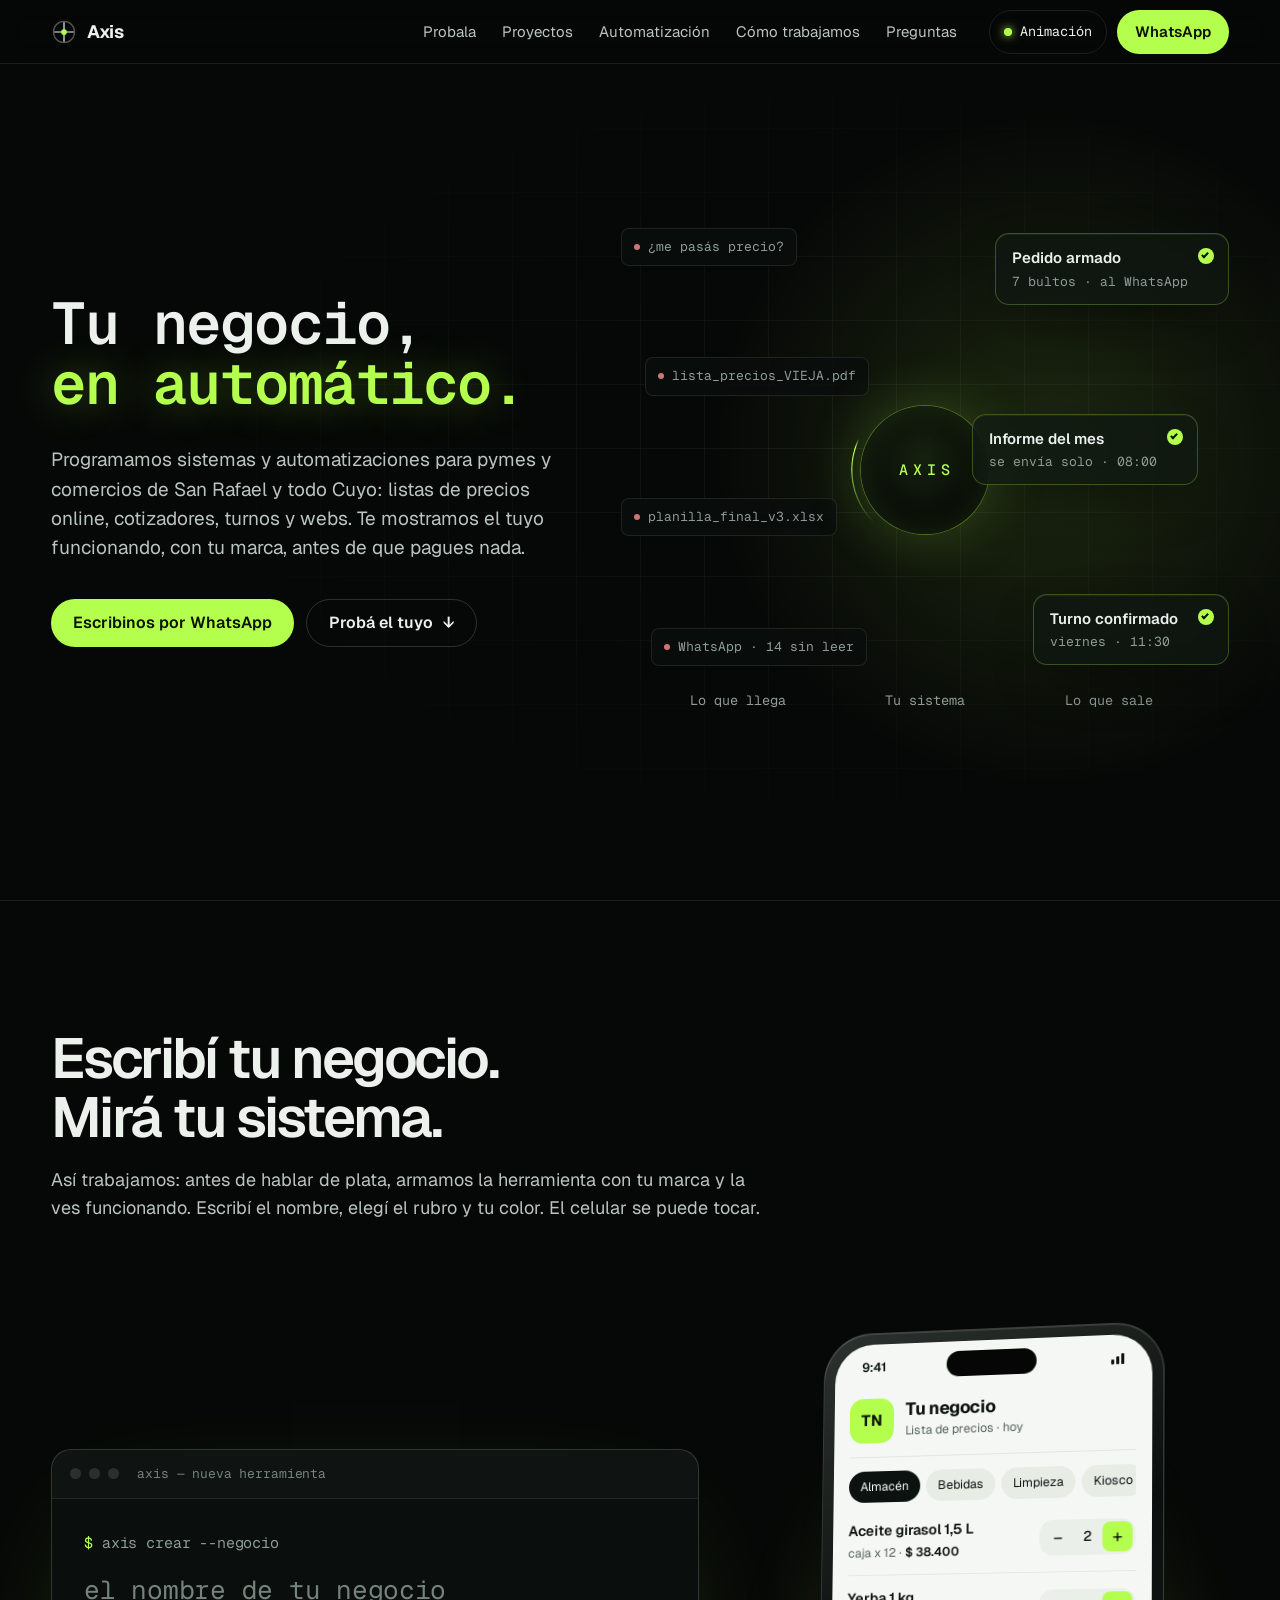
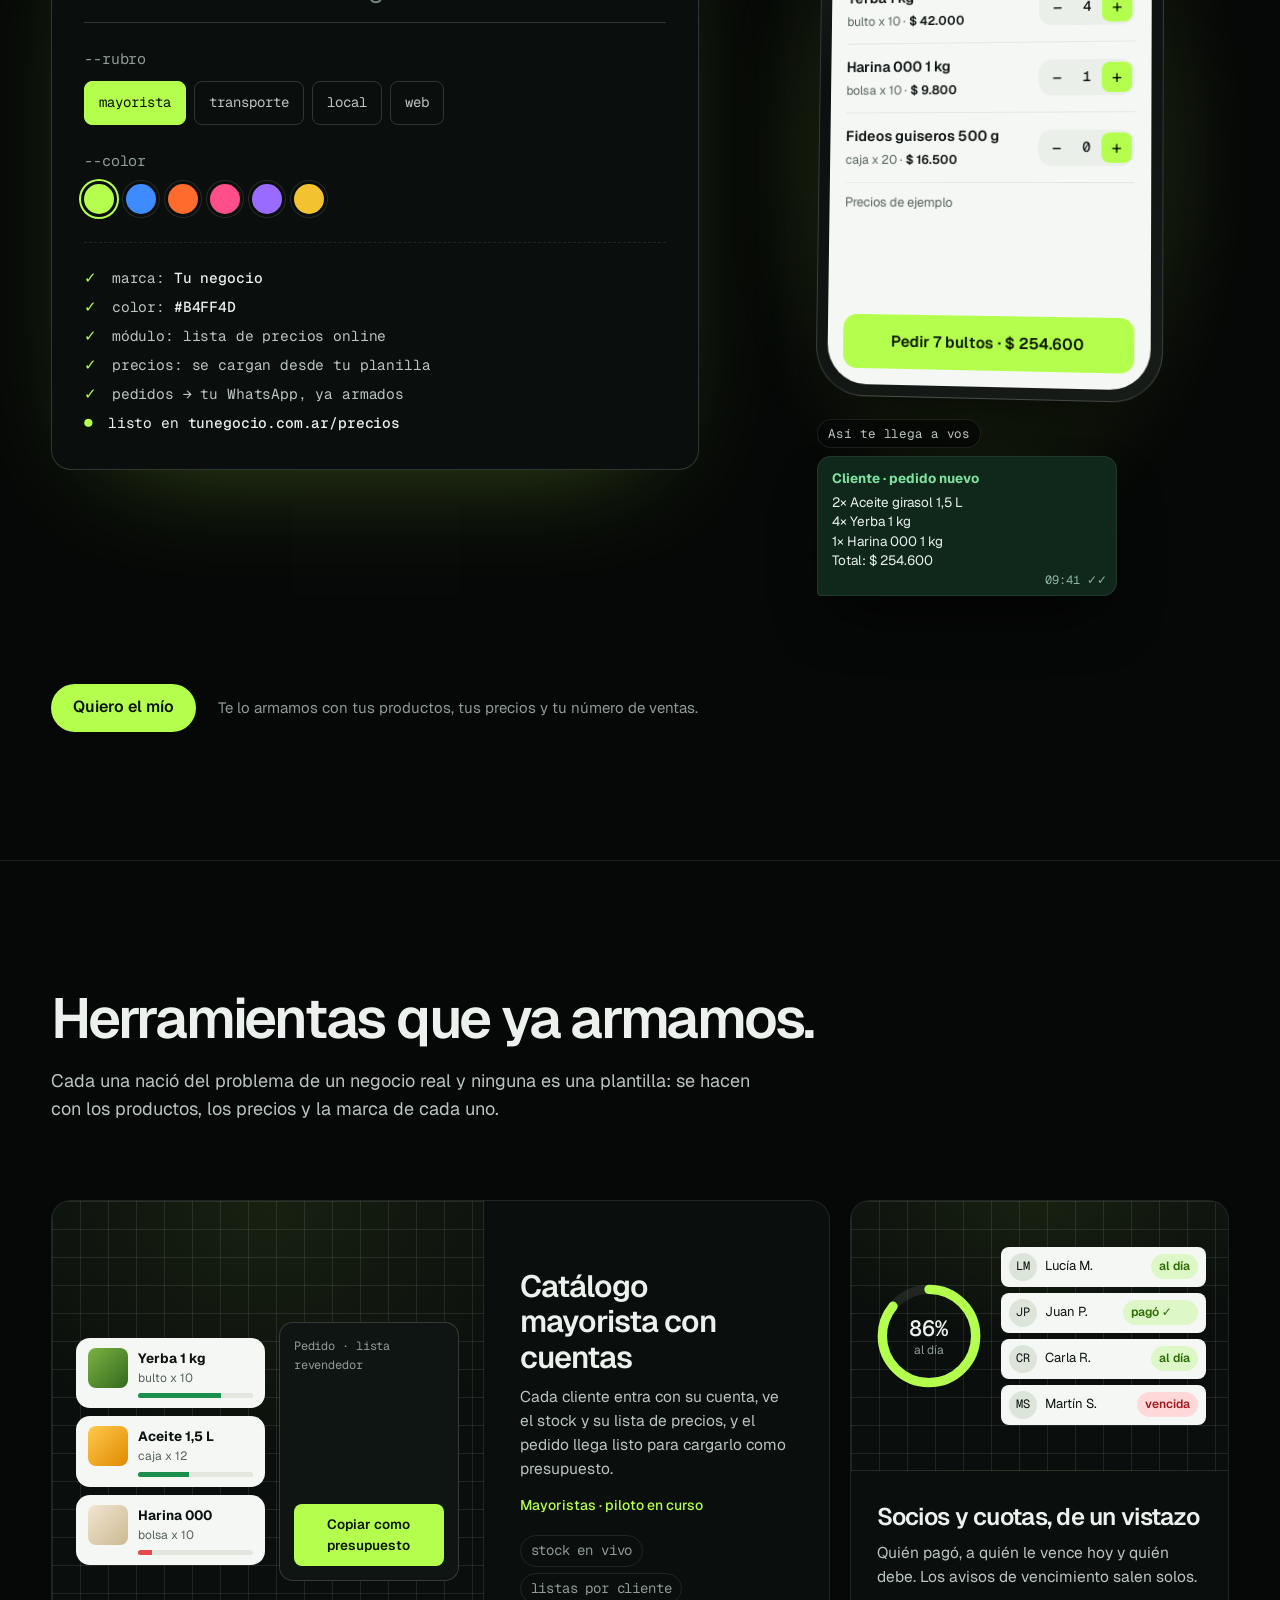
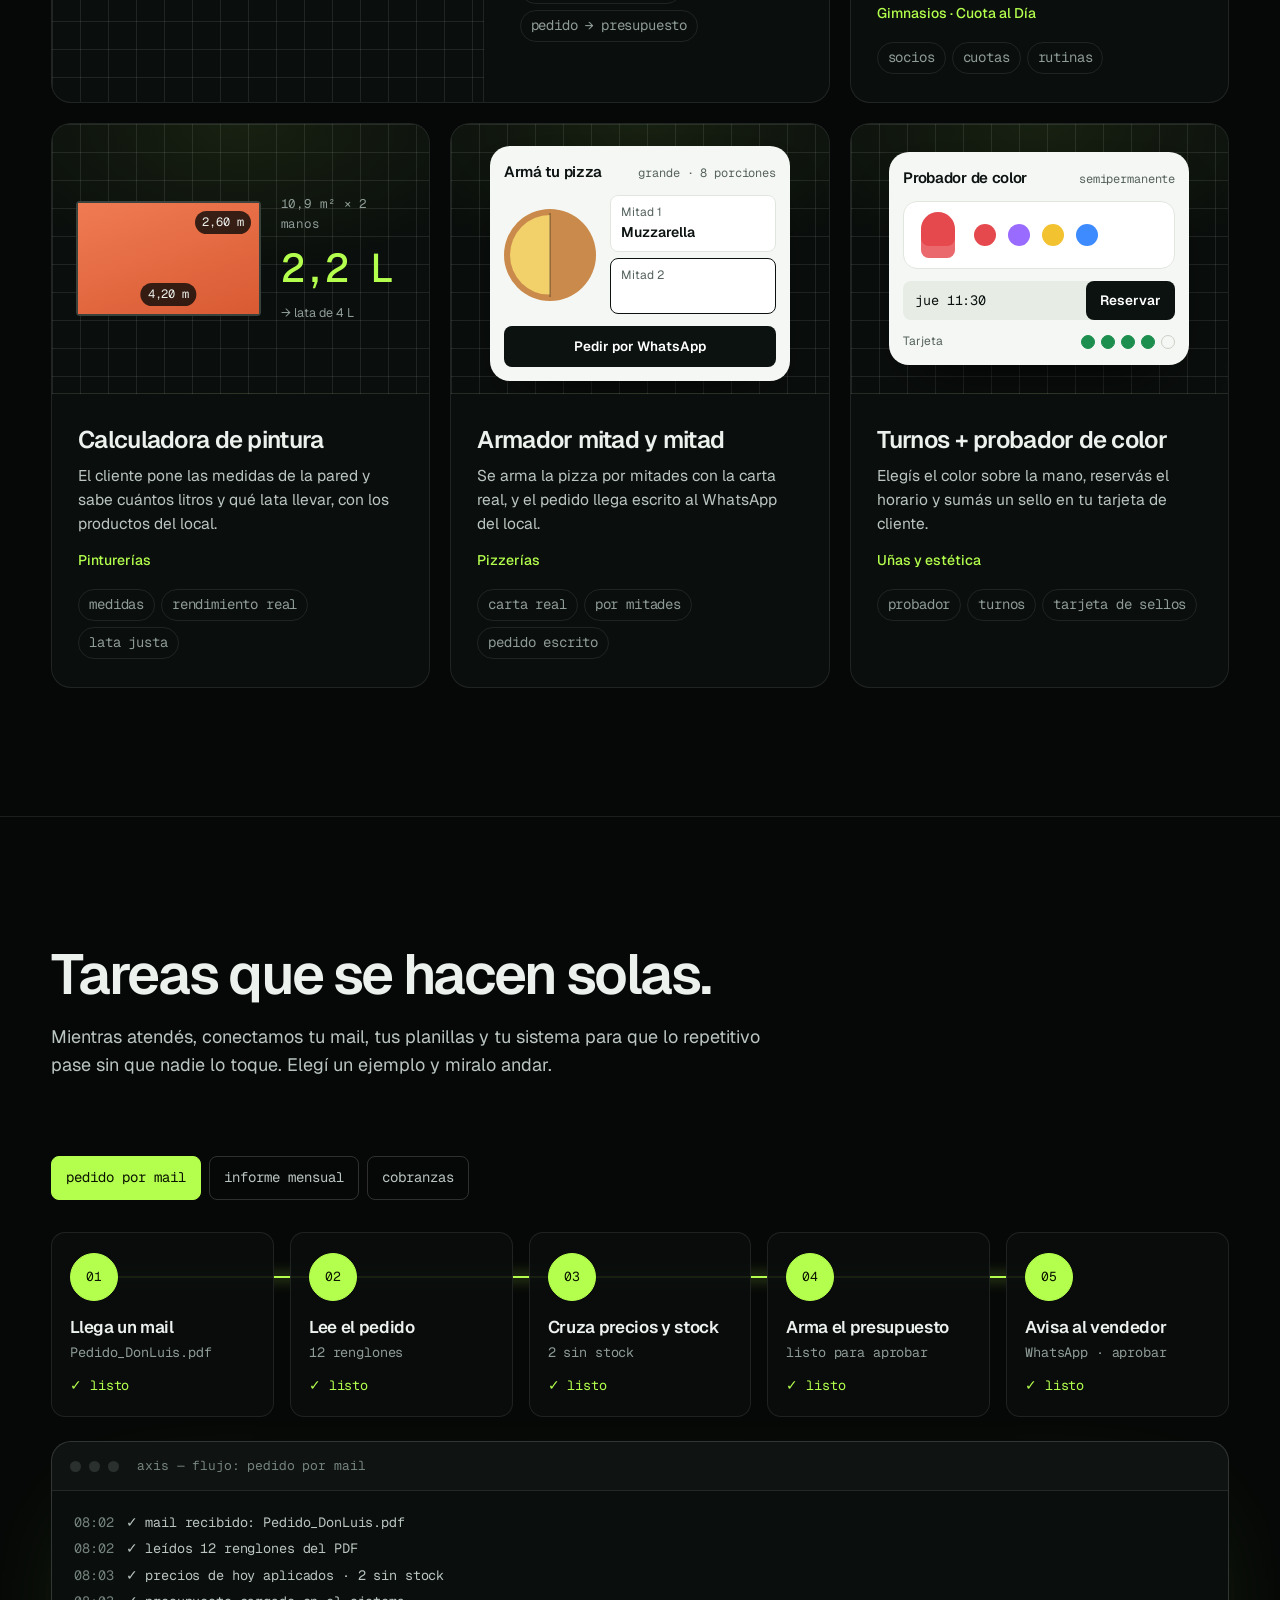
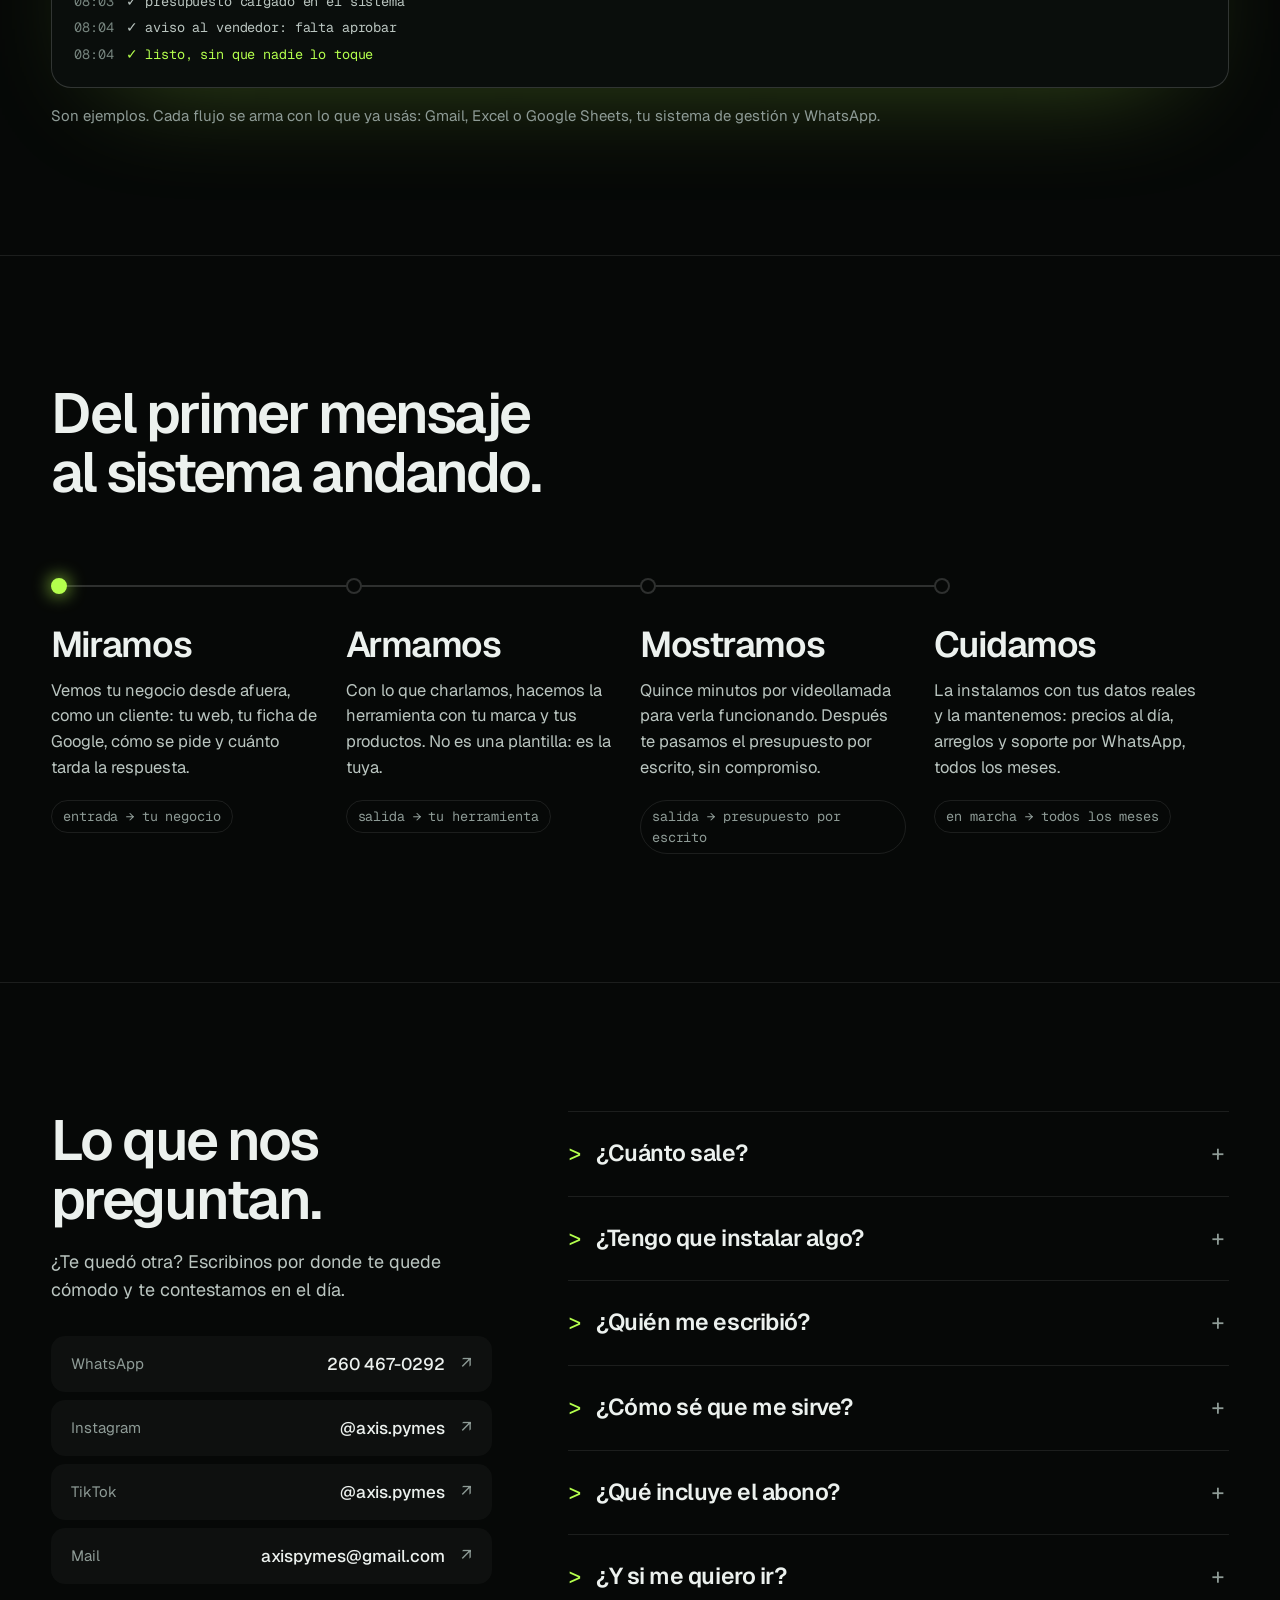
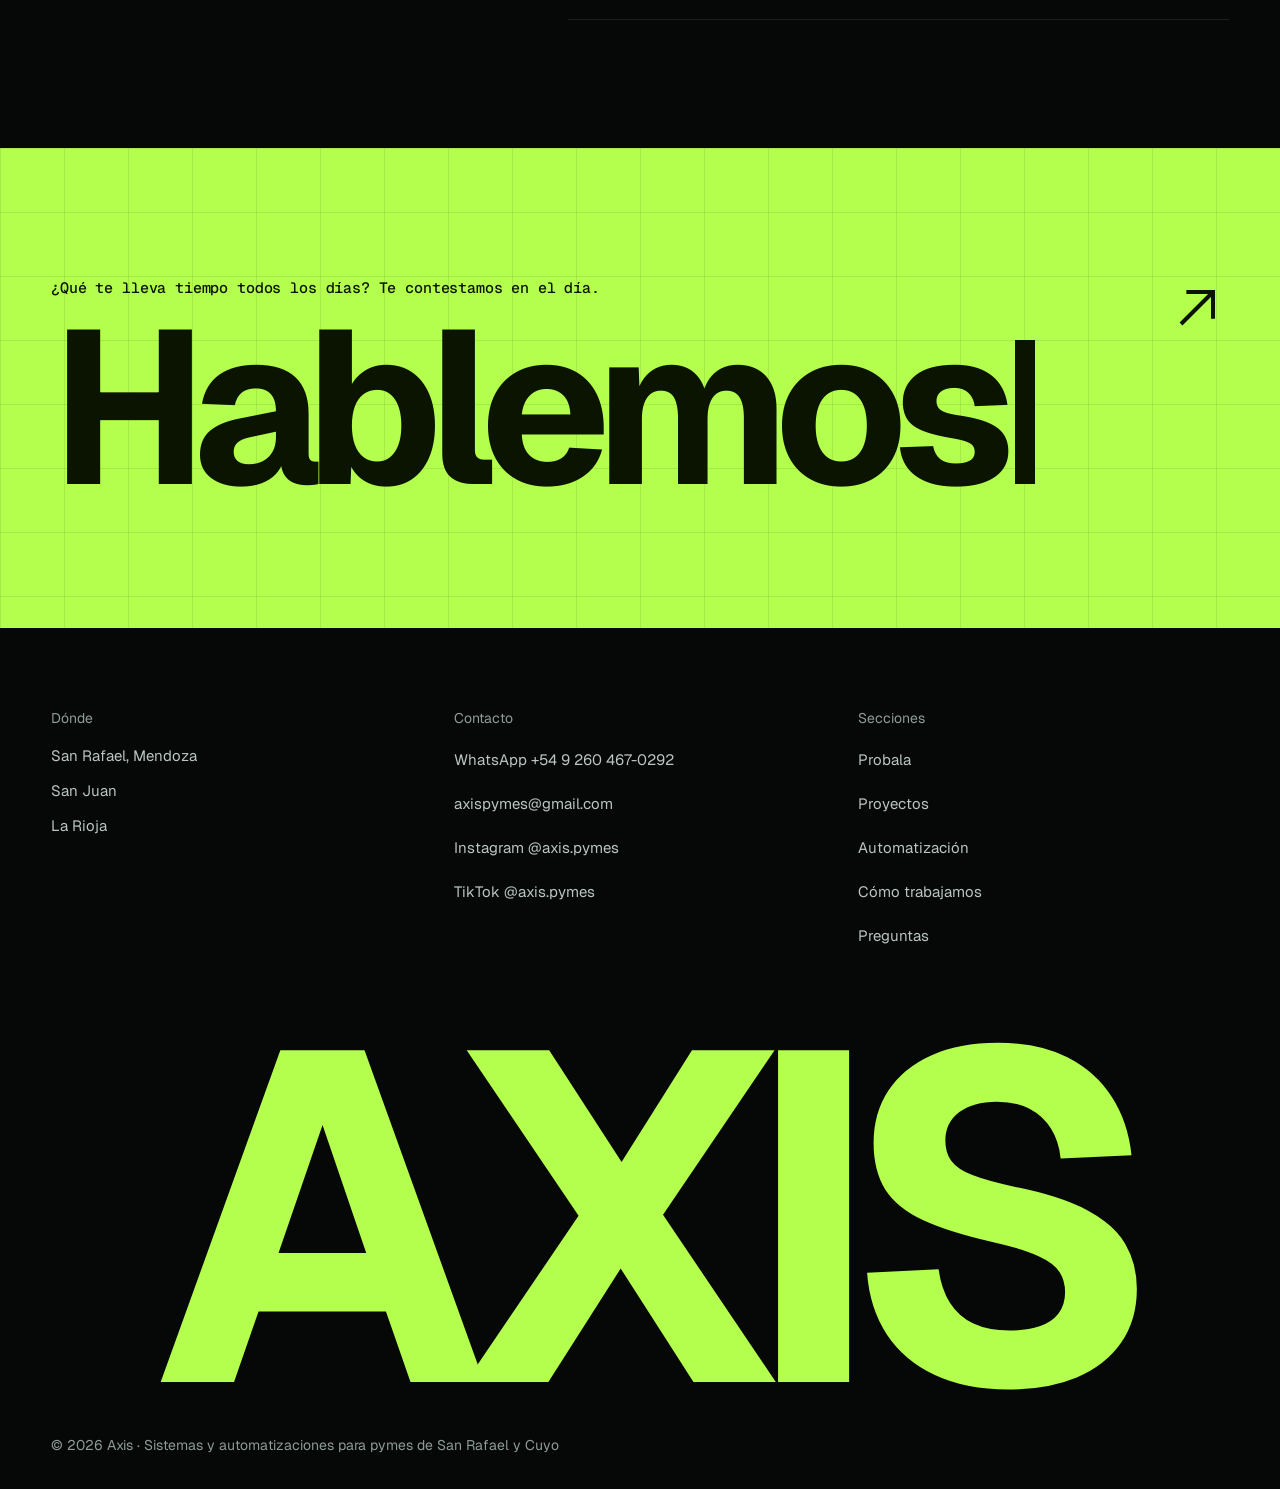
<file: index.html>
<!doctype html>
<html lang="es-AR">
<head>
<meta charset="utf-8">
<meta name="viewport" content="width=device-width, initial-scale=1">
<title>Axis · Sistemas y automatizaciones para pymes de San Rafael</title>
<meta name="description" content="Herramientas a medida para pymes de San Rafael, Mendoza y Cuyo: listas de precios online, pedidos que llegan armados al WhatsApp, turnos y tareas que se hacen solas. Mirá la tuya funcionando antes de pagar.">
<meta name="theme-color" content="#060807">
<link rel="canonical" href="https://warcrock.github.io/axis-web/">
<meta property="og:type" content="website">
<meta property="og:locale" content="es_AR">
<meta property="og:site_name" content="Axis">
<meta property="og:url" content="https://warcrock.github.io/axis-web/">
<meta property="og:title" content="Axis · Tu negocio, en automático">
<meta property="og:description" content="Sistemas y automatizaciones para pymes de San Rafael y Cuyo. Mirá la tuya funcionando, con tu marca, antes de pagar.">
<meta property="og:image" content="https://warcrock.github.io/axis-web/og.png">
<meta property="og:image:width" content="1200">
<meta property="og:image:height" content="630">
<meta property="og:image:alt" content="Axis: tu negocio, en automático. Sistemas a medida para pymes de San Rafael, Mendoza.">
<meta name="twitter:card" content="summary_large_image">
<meta name="twitter:title" content="Axis · Tu negocio, en automático">
<meta name="twitter:description" content="Sistemas y automatizaciones para pymes de San Rafael y Cuyo. Mirá la tuya funcionando antes de pagar.">
<meta name="twitter:image" content="https://warcrock.github.io/axis-web/og.png">
<link rel="preconnect" href="https://fonts.googleapis.com">
<link rel="preconnect" href="https://fonts.gstatic.com" crossorigin>
<link rel="stylesheet" href="https://fonts.googleapis.com/css2?family=Geist:wght@400;500;600;700&family=Geist+Mono:wght@400;500&display=swap">
<link rel="icon" href="favicon.svg" type="image/svg+xml">
<link rel="icon" href="favicon-32.png" sizes="32x32" type="image/png">
<link rel="apple-touch-icon" href="apple-touch-icon.png">
<script type="application/ld+json">
{
  "@context": "https://schema.org",
  "@type": "ProfessionalService",
  "name": "Axis",
  "description": "Sistemas a medida y automatizaciones para pymes: listas de precios online, pedidos por WhatsApp, turnos, cotizadores y webs.",
  "url": "https://warcrock.github.io/axis-web/",
  "image": "https://warcrock.github.io/axis-web/og.png",
  "logo": "https://warcrock.github.io/axis-web/apple-touch-icon.png",
  "email": "axispymes@gmail.com",
  "telephone": "+54 9 260 467-0292",
  "address": { "@type": "PostalAddress", "addressLocality": "San Rafael", "addressRegion": "Mendoza", "addressCountry": "AR" },
  "areaServed": [
    { "@type": "City", "name": "San Rafael, Mendoza" },
    { "@type": "AdministrativeArea", "name": "Mendoza" },
    { "@type": "AdministrativeArea", "name": "San Juan" },
    { "@type": "AdministrativeArea", "name": "La Rioja" }
  ],
  "founder": { "@type": "Person", "name": "Tomás García" },
  "sameAs": ["https://www.instagram.com/axis.pymes/", "https://www.tiktok.com/@axis.pymes"]
}
</script>
<link rel="stylesheet" href="styles.css">
<script>(function(){var d=document.documentElement,m;d.classList.add('js');try{m=localStorage.getItem('axis-motion')}catch(e){}d.dataset.motion=m||(matchMedia('(prefers-reduced-motion: reduce)').matches?'off':'on')})()</script>
</head>
<body>

<header class="nav">
  <a class="nav-mark" href="#inicio" aria-label="Axis, inicio">
    <svg viewBox="0 0 32 32" aria-hidden="true"><circle cx="16" cy="16" r="13" fill="none" stroke="currentColor" stroke-width="1.5" opacity=".35"/><path d="M4 16h24M16 4v24" stroke="currentColor" stroke-width="1.5"/><circle cx="16" cy="16" r="3.5" fill="var(--accent)"/></svg>
    <span>Axis</span>
  </a>
  <nav aria-label="Secciones">
    <a href="#herramienta">Probala</a>
    <a href="#proyectos">Proyectos</a>
    <a href="#automatizacion">Automatización</a>
    <a href="#como-trabajamos">Cómo trabajamos</a>
    <a href="#preguntas">Preguntas</a>
  </nav>
  <div class="nav-end">
    <button class="motion" type="button" aria-pressed="true" title="Prender o apagar las animaciones"><span class="motion-dot" aria-hidden="true"></span><span class="motion-txt">Animación</span></button>
    <a class="nav-wa" href="https://wa.me/5492604670292?text=Hola%2C%20vi%20la%20web%20de%20Axis" target="_blank" rel="noopener">WhatsApp</a>
  </div>
</header>

<main>

<section class="hero" id="inicio">
  <div class="hero-text">
    <h1 class="mono" data-scramble>Tu negocio, <em>en automático.</em></h1>
    <p class="lead">Programamos sistemas y automatizaciones para pymes y comercios de San Rafael y todo Cuyo: listas de precios online, cotizadores, turnos y webs. Te mostramos el tuyo funcionando, con tu marca, antes de que pagues nada.</p>
    <div class="actions">
      <a class="btn" href="https://wa.me/5492604670292?text=Hola%2C%20vi%20la%20web%20de%20Axis%20y%20quiero%20ver%20la%20m%C3%ADa" target="_blank" rel="noopener">Escribinos por WhatsApp</a>
      <a class="btn-ghost" href="#herramienta">Probá el tuyo <span aria-hidden="true">↓</span></a>
    </div>
  </div>

  <figure class="graph" role="img" aria-label="Diagrama: consultas, PDFs viejos y planillas entran a Axis y salen como pedidos armados, informes automáticos y turnos confirmados.">
    <canvas aria-hidden="true"></canvas>
    <span class="node in n1" data-in>¿me pasás precio?</span>
    <span class="node in n2" data-in><span class="lg">lista_precios_VIEJA.pdf</span><span class="sm">lista_VIEJA.pdf</span></span>
    <span class="node in n3" data-in><span class="lg">planilla_final_v3.xlsx</span><span class="sm">planilla_v3.xlsx</span></span>
    <span class="node in n4" data-in><span class="lg">WhatsApp · 14 sin leer</span><span class="sm">14 sin leer</span></span>
    <div class="core" data-core><span class="core-ring"></span><span class="core-label mono">AXIS</span></div>
    <div class="node out o1" data-out><b>Pedido armado</b><span><span class="lg">7 bultos · al WhatsApp</span><span class="sm">7 bultos</span></span><i class="ok" aria-hidden="true"></i></div>
    <div class="node out o2" data-out><b>Informe del mes</b><span><span class="lg">se envía solo · 08:00</span><span class="sm">sale solo</span></span><i class="ok" aria-hidden="true"></i></div>
    <div class="node out o3" data-out><b>Turno confirmado</b><span><span class="lg">viernes · 11:30</span><span class="sm">vie · 11:30</span></span><i class="ok" aria-hidden="true"></i></div>
    <figcaption class="graph-cap"><span>Lo que llega</span><span>Tu sistema</span><span>Lo que sale</span></figcaption>
  </figure>
</section>

<section class="build" id="herramienta" aria-labelledby="t-herramienta">
  <div class="sec-head">
    <h2 id="t-herramienta">Escribí tu negocio. Mirá tu sistema.</h2>
    <p>Así trabajamos: antes de hablar de plata, armamos la herramienta con tu marca y la ves funcionando. Escribí el nombre, elegí el rubro y tu color. El celular se puede tocar.</p>
  </div>

  <div class="build-grid">
    <div class="term" data-reveal>
      <div class="term-bar" aria-hidden="true"><i></i><i></i><i></i><span class="mono">axis — nueva herramienta</span></div>
      <div class="term-body mono">
        <label class="prompt" for="nombre"><span class="ps">$</span> axis crear --negocio</label>
        <input id="nombre" class="mono" type="text" maxlength="28" autocomplete="organization" placeholder="el nombre de tu negocio" spellcheck="false" aria-label="Nombre de tu negocio" enterkeyhint="done">
        <p class="prompt-sub" id="rubro-label">--rubro</p>
        <div class="tabs" role="tablist" aria-labelledby="rubro-label">
          <button role="tab" aria-selected="true" data-tab="lista" id="tab-lista" aria-controls="tool-lista">mayorista</button>
          <button role="tab" aria-selected="false" data-tab="cotizador" id="tab-cotizador" aria-controls="tool-cotizador">transporte</button>
          <button role="tab" aria-selected="false" data-tab="turnos" id="tab-turnos" aria-controls="tool-turnos">local</button>
          <button role="tab" aria-selected="false" data-tab="web" id="tab-web" aria-controls="tool-web">web</button>
        </div>
        <p class="prompt-sub" id="color-label">--color</p>
        <div class="swatches" role="radiogroup" aria-labelledby="color-label">
          <button type="button" role="radio" aria-checked="true" data-color="#B4FF4D" style="--c:#B4FF4D" aria-label="Lima"></button>
          <button type="button" role="radio" aria-checked="false" data-color="#3D8BFF" style="--c:#3D8BFF" aria-label="Azul"></button>
          <button type="button" role="radio" aria-checked="false" data-color="#FF6B2C" style="--c:#FF6B2C" aria-label="Naranja"></button>
          <button type="button" role="radio" aria-checked="false" data-color="#FF4F8B" style="--c:#FF4F8B" aria-label="Rosa"></button>
          <button type="button" role="radio" aria-checked="false" data-color="#9A6BFF" style="--c:#9A6BFF" aria-label="Violeta"></button>
          <button type="button" role="radio" aria-checked="false" data-color="#F2C230" style="--c:#F2C230" aria-label="Amarillo"></button>
        </div>
        <ol class="log" aria-live="polite">
          <li><span class="tick">✓</span> marca: <b data-name>Tu negocio</b></li>
          <li><span class="tick">✓</span> módulo: lista de precios online</li>
          <li><span class="tick">✓</span> precios: se cargan desde tu planilla</li>
          <li><span class="tick">✓</span> pedidos → tu WhatsApp, ya armados</li>
          <li class="done"><span class="tick">●</span> listo en <b><span data-slug>tunegocio</span>.com.ar</b></li>
        </ol>
      </div>
    </div>

    <div class="showroom" data-reveal>
      <div class="device">
        <div class="screen">
          <div class="sbar" aria-hidden="true"><span>9:41</span><span class="sbar-i"><i></i><i></i><i></i></span></div>
          <div class="app-head">
            <span class="logo" data-ini aria-hidden="true">TN</span>
            <div class="app-id"><b data-name>Tu negocio</b><span data-sub>Lista de precios · hoy</span></div>
          </div>

          <div class="tool" data-tool="lista" id="tool-lista" role="tabpanel" aria-labelledby="tab-lista">
            <div class="chips" aria-hidden="true"><span class="on">Almacén</span><span>Bebidas</span><span>Limpieza</span><span>Kiosco</span></div>
            <ul class="items">
              <li data-item="Aceite girasol 1,5 L" data-price="38400"><div class="it-txt"><b>Aceite girasol 1,5 L</b><span>caja x 12 · <em>$ 38.400</em></span></div><div class="step"><button type="button" data-d="-1" aria-label="Restar aceite">−</button><output>2</output><button type="button" data-d="1" aria-label="Sumar aceite">+</button></div></li>
              <li data-item="Yerba 1 kg" data-price="42000"><div class="it-txt"><b>Yerba 1 kg</b><span>bulto x 10 · <em>$ 42.000</em></span></div><div class="step"><button type="button" data-d="-1" aria-label="Restar yerba">−</button><output>4</output><button type="button" data-d="1" aria-label="Sumar yerba">+</button></div></li>
              <li data-item="Harina 000 1 kg" data-price="9800"><div class="it-txt"><b>Harina 000 1 kg</b><span>bolsa x 10 · <em>$ 9.800</em></span></div><div class="step"><button type="button" data-d="-1" aria-label="Restar harina">−</button><output>1</output><button type="button" data-d="1" aria-label="Sumar harina">+</button></div></li>
              <li data-item="Fideos guiseros 500 g" data-price="16500"><div class="it-txt"><b>Fideos guiseros 500 g</b><span>caja x 20 · <em>$ 16.500</em></span></div><div class="step"><button type="button" data-d="-1" aria-label="Restar fideos">−</button><output>0</output><button type="button" data-d="1" aria-label="Sumar fideos">+</button></div></li>
            </ul>
            <p class="note">Precios de ejemplo</p>
          </div>

          <div class="tool" data-tool="cotizador" id="tool-cotizador" role="tabpanel" aria-labelledby="tab-cotizador" hidden>
            <div class="form">
              <label class="fld"><span>Desde</span><select data-from><option selected>San Juan</option><option>Mendoza</option><option>San Rafael</option><option>La Rioja</option></select></label>
              <label class="fld"><span>Hasta</span><select data-to><option>San Juan</option><option selected>Mendoza</option><option>San Rafael</option><option>La Rioja</option></select></label>
              <label class="fld"><span>Bultos <output data-bultos-out>12</output></span><input type="range" min="1" max="40" value="12" data-bultos></label>
            </div>
            <div class="quote"><span>Estimado</span><b data-quote>$ 0</b><span data-km>170 km</span></div>
          </div>

          <div class="tool" data-tool="turnos" id="tool-turnos" role="tabpanel" aria-labelledby="tab-turnos" hidden>
            <div class="days" role="group" aria-label="Día">
              <button type="button" data-day="lun 3"><small>lun</small>3</button><button type="button" data-day="mar 4"><small>mar</small>4</button><button type="button" data-day="mié 5"><small>mié</small>5</button><button type="button" data-day="jue 6"><small>jue</small>6</button><button type="button" data-day="vie 7" class="on"><small>vie</small>7</button><button type="button" data-day="sáb 8"><small>sáb</small>8</button>
            </div>
            <div class="svc" role="group" aria-label="Servicio">
              <button type="button" data-svc="Corte">Corte · 30 min</button><button type="button" data-svc="Corte y barba" class="on">Corte y barba · 45 min</button><button type="button" data-svc="Color">Color · 90 min</button>
            </div>
            <div class="slots" role="group" aria-label="Horario">
              <button type="button">10:00</button><button type="button" disabled>10:30</button><button type="button">11:00</button><button type="button" class="on">11:30</button><button type="button" disabled>12:00</button><button type="button">17:00</button><button type="button">17:30</button><button type="button" disabled>18:00</button><button type="button">18:30</button>
            </div>
          </div>

          <div class="tool" data-tool="web" id="tool-web" role="tabpanel" aria-labelledby="tab-web" hidden>
            <div class="site-url"><span class="lock" aria-hidden="true"></span><span><span data-slug>tunegocio</span>.com.ar</span></div>
            <div class="site-hero"><span class="site-tag">● Abierto ahora</span><b data-name>Tu negocio</b><p>Lo que vendés, claro y desde el celular.</p><span class="site-btn">Ver catálogo →</span></div>
            <div class="site-tiles"><span><b>Horarios</b>Lun a sáb · 8 a 20</span><span><b>Dónde</b>Cómo llegar</span><span><b>Catálogo</b>Por rubro</span><span><b>Pagos</b>Medios de pago</span></div>
          </div>

          <button class="send" type="button" data-send>Pedir</button>
          <div class="toast" role="status"><span class="toast-app">WhatsApp · ahora</span><b data-toast-title></b></div>
        </div>
      </div>
      <div class="owner">
        <p class="owner-k mono">Así te llega a vos</p>
        <div class="bubble"><b data-owner-title>Nuevo pedido</b><span data-owner-body></span><time class="mono">09:41 ✓✓</time></div>
      </div>
    </div>
  </div>

  <div class="build-cta">
    <a class="btn" id="pedir" href="https://wa.me/5492604670292?text=Hola%2C%20quiero%20ver%20la%20herramienta%20para%20mi%20negocio" target="_blank" rel="noopener">Quiero el mío</a>
    <p>Te lo armamos con tus productos, tus precios y tu número de ventas.</p>
  </div>
</section>

<section class="work" id="proyectos" aria-labelledby="t-proyectos">
  <div class="sec-head">
    <h2 id="t-proyectos">Herramientas que ya armamos.</h2>
    <p>Cada una nació del problema de un negocio real y ninguna es una plantilla: se hacen con los productos, los precios y la marca de cada uno.</p>
  </div>
  <div class="bento">
    <article class="proj wide" data-reveal>
      <div class="viz viz-cat" aria-hidden="true">
        <div class="cat">
          <div class="pc pc1"><i></i><b>Yerba 1 kg</b><span>bulto x 10</span><s><u style="--v:72%"></u></s></div>
          <div class="pc pc2"><i></i><b>Aceite 1,5 L</b><span>caja x 12</span><s><u style="--v:44%"></u></s></div>
          <div class="pc pc3"><i></i><b>Harina 000</b><span>bolsa x 10</span><s class="low"><u style="--v:12%"></u></s></div>
        </div>
        <div class="ord">
          <p class="ord-h mono">Pedido · lista revendedor</p>
          <p class="ol ol1"><span>3× Yerba 1 kg</span><b class="mono">bultos</b></p>
          <p class="ol ol2"><span>2× Aceite 1,5 L</span><b class="mono">cajas</b></p>
          <p class="ol ol3"><span>5× Harina 000</span><b class="mono">bolsas</b></p>
          <p class="ord-btn"><span class="b1">Copiar como presupuesto</span><span class="b2">✓ Copiado al sistema</span></p>
        </div>
      </div>
      <div class="proj-txt">
        <h3>Catálogo mayorista con cuentas</h3>
        <p>Cada cliente entra con su cuenta, ve el stock y su lista de precios, y el pedido llega listo para cargarlo como presupuesto.</p>
        <p class="proj-tag">Mayoristas · piloto en curso</p>
        <ul class="feats mono"><li>stock en vivo</li><li>listas por cliente</li><li>pedido → presupuesto</li></ul>
      </div>
    </article>

    <article class="proj" data-reveal>
      <div class="viz viz-gym" aria-hidden="true">
        <div class="ring"><svg viewBox="0 0 120 120"><circle class="r-bg" cx="60" cy="60" r="50"/><circle class="r-fg" cx="60" cy="60" r="50" pathLength="100"/></svg><b class="mono">86%</b><span>al día</span></div>
        <ul class="members">
          <li><i>LM</i><span>Lucía M.</span><em class="ok">al día</em></li>
          <li class="flip"><i>JP</i><span>Juan P.</span><em class="due">vence hoy</em><em class="ok">pagó ✓</em></li>
          <li><i>CR</i><span>Carla R.</span><em class="ok">al día</em></li>
          <li><i>MS</i><span>Martín S.</span><em class="late">vencida</em></li>
        </ul>
        <p class="nudge mono">aviso de vencimiento → Juan P.</p>
      </div>
      <div class="proj-txt">
        <h3>Socios y cuotas, de un vistazo</h3>
        <p>Quién pagó, a quién le vence hoy y quién debe. Los avisos de vencimiento salen solos.</p>
        <p class="proj-tag">Gimnasios · Cuota al Día</p>
        <ul class="feats mono"><li>socios</li><li>cuotas</li><li>rutinas</li></ul>
      </div>
    </article>

    <article class="proj" data-reveal>
      <div class="viz viz-paint" aria-hidden="true">
        <div class="wall"><span class="paint"></span><span class="roller"></span><span class="dim dim-w mono">4,20 m</span><span class="dim dim-h mono">2,60 m</span></div>
        <div class="calc"><p class="mono">10,9 m² × 2 manos</p><b class="mono">2,2 L</b><p>→ lata de 4 L</p></div>
      </div>
      <div class="proj-txt">
        <h3>Calculadora de pintura</h3>
        <p>El cliente pone las medidas de la pared y sabe cuántos litros y qué lata llevar, con los productos del local.</p>
        <p class="proj-tag">Pinturerías</p>
        <ul class="feats mono"><li>medidas</li><li>rendimiento real</li><li>lata justa</li></ul>
      </div>
    </article>

    <article class="proj" data-reveal>
      <div class="viz viz-pizza" aria-hidden="true">
        <div class="pz">
          <p class="pz-h"><b>Armá tu pizza</b><span class="mono">grande · 8 porciones</span></p>
          <div class="pz-body">
            <div class="pz-disc"><span class="pz-l"></span><span class="pz-r"><i></i><i></i><i></i></span></div>
            <ul class="pz-halves">
              <li><small>Mitad 1</small><b>Muzzarella</b></li>
              <li class="on"><small>Mitad 2</small><b class="rot"><i>Napolitana</i><i>Fugazzeta</i><i>Calabresa</i></b></li>
            </ul>
          </div>
          <p class="pz-btn">Pedir por WhatsApp</p>
        </div>
      </div>
      <div class="proj-txt">
        <h3>Armador mitad y mitad</h3>
        <p>Se arma la pizza por mitades con la carta real, y el pedido llega escrito al WhatsApp del local.</p>
        <p class="proj-tag">Pizzerías</p>
        <ul class="feats mono"><li>carta real</li><li>por mitades</li><li>pedido escrito</li></ul>
      </div>
    </article>

    <article class="proj" data-reveal>
      <div class="viz viz-nails" aria-hidden="true">
        <div class="nl">
          <p class="pz-h"><b>Probador de color</b><span class="mono">semipermanente</span></p>
          <div class="nl-pick"><span class="nl-tip"></span><div class="sw"><i></i><i></i><i></i><i></i></div></div>
          <p class="nl-slot"><span class="mono">jue 11:30</span><b>Reservar</b></p>
          <p class="stamps"><span>Tarjeta</span><i class="on"></i><i class="on"></i><i class="on"></i><i class="new"></i><i></i></p>
        </div>
      </div>
      <div class="proj-txt">
        <h3>Turnos + probador de color</h3>
        <p>Elegís el color sobre la mano, reservás el horario y sumás un sello en tu tarjeta de cliente.</p>
        <p class="proj-tag">Uñas y estética</p>
        <ul class="feats mono"><li>probador</li><li>turnos</li><li>tarjeta de sellos</li></ul>
      </div>
    </article>
  </div>
</section>

<section class="auto" id="automatizacion" aria-labelledby="t-auto">
  <div class="sec-head">
    <h2 id="t-auto">Tareas que se hacen solas.</h2>
    <p>Mientras atendés, conectamos tu mail, tus planillas y tu sistema para que lo repetitivo pase sin que nadie lo toque. Elegí un ejemplo y miralo andar.</p>
  </div>
  <div class="flows" role="group" aria-label="Ejemplo de flujo">
    <button type="button" data-flow="pedido" aria-pressed="true">pedido por mail</button>
    <button type="button" data-flow="informe" aria-pressed="false">informe mensual</button>
    <button type="button" data-flow="cobranza" aria-pressed="false">cobranzas</button>
  </div>
  <div class="pipe">
    <span class="pipe-track" aria-hidden="true"><span class="pipe-fill"></span></span>
    <span class="pkt" aria-hidden="true"></span>
    <ol class="pipe-nodes">
      <li class="pn"><span class="pn-dot mono">01</span><b class="pn-t">Llega un mail</b><span class="pn-d mono">Pedido_DonLuis.pdf</span><span class="pn-s mono">✓ listo</span></li>
      <li class="pn"><span class="pn-dot mono">02</span><b class="pn-t">Lee el pedido</b><span class="pn-d mono">12 renglones</span><span class="pn-s mono">✓ listo</span></li>
      <li class="pn"><span class="pn-dot mono">03</span><b class="pn-t">Cruza precios y stock</b><span class="pn-d mono">2 sin stock</span><span class="pn-s mono">✓ listo</span></li>
      <li class="pn"><span class="pn-dot mono">04</span><b class="pn-t">Arma el presupuesto</b><span class="pn-d mono">listo para aprobar</span><span class="pn-s mono">✓ listo</span></li>
      <li class="pn"><span class="pn-dot mono">05</span><b class="pn-t">Avisa al vendedor</b><span class="pn-d mono">WhatsApp · aprobar</span><span class="pn-s mono">✓ listo</span></li>
    </ol>
  </div>
  <div class="term auto-log">
    <div class="term-bar" aria-hidden="true"><i></i><i></i><i></i><span class="mono" data-flow-title>axis — flujo: pedido por mail</span></div>
    <ol class="alog mono" aria-live="off"></ol>
  </div>
  <p class="auto-foot">Son ejemplos. Cada flujo se arma con lo que ya usás: Gmail, Excel o Google Sheets, tu sistema de gestión y WhatsApp.</p>
</section>

<section class="flow" id="como-trabajamos" aria-labelledby="t-flow">
  <div class="sec-head">
    <h2 id="t-flow">Del primer mensaje al sistema andando.</h2>
  </div>
  <ol class="stages">
    <li class="stage">
      <h3>Miramos</h3>
      <p>Vemos tu negocio desde afuera, como un cliente: tu web, tu ficha de Google, cómo se pide y cuánto tarda la respuesta.</p>
      <span class="io mono">entrada → tu negocio</span>
    </li>
    <li class="stage">
      <h3>Armamos</h3>
      <p>Con lo que charlamos, hacemos la herramienta con tu marca y tus productos. No es una plantilla: es la tuya.</p>
      <span class="io mono">salida → tu herramienta</span>
    </li>
    <li class="stage">
      <h3>Mostramos</h3>
      <p>Quince minutos por videollamada para verla funcionando. Después te pasamos el presupuesto por escrito, sin compromiso.</p>
      <span class="io mono">salida → presupuesto por escrito</span>
    </li>
    <li class="stage">
      <h3>Cuidamos</h3>
      <p>La instalamos con tus datos reales y la mantenemos: precios al día, arreglos y soporte por WhatsApp, todos los meses.</p>
      <span class="io mono">en marcha → todos los meses</span>
    </li>
  </ol>
</section>

<section class="faq" id="preguntas" aria-labelledby="t-preguntas">
  <div class="faq-side">
    <h2 id="t-preguntas">Lo que nos preguntan.</h2>
    <p>¿Te quedó otra? Escribinos por donde te quede cómodo y te contestamos en el día.</p>
    <ul class="channels">
      <li><a href="https://wa.me/5492604670292?text=Hola%2C%20tengo%20una%20pregunta%20sobre%20Axis" target="_blank" rel="noopener"><span>WhatsApp</span><b>260 467-0292</b></a></li>
      <li><a href="https://www.instagram.com/axis.pymes/" target="_blank" rel="noopener"><span>Instagram</span><b>@axis.pymes</b></a></li>
      <li><a href="https://www.tiktok.com/@axis.pymes" target="_blank" rel="noopener"><span>TikTok</span><b>@axis.pymes</b></a></li>
      <li><a href="mailto:axispymes@gmail.com?subject=Consulta%20desde%20la%20web"><span>Mail</span><b>axispymes@gmail.com</b></a></li>
    </ul>
  </div>
  <div class="qs">
    <details>
      <summary><span class="mono q-ps" aria-hidden="true">&gt;</span>¿Cuánto sale?</summary>
      <p>Depende de lo que necesites. En la llamada lo vemos juntos y después te pasamos el presupuesto por escrito: un armado al empezar y un abono mensual, sin sorpresas.</p>
    </details>
    <details>
      <summary><span class="mono q-ps" aria-hidden="true">&gt;</span>¿Tengo que instalar algo?</summary>
      <p>No. Se usa desde el navegador del celular o la compu, y los pedidos y consultas te llegan al WhatsApp o al mail que ya usás.</p>
    </details>
    <details>
      <summary><span class="mono q-ps" aria-hidden="true">&gt;</span>¿Quién me escribió?</summary>
      <p>Te escribió Tomás García, de Axis. La propuesta que te llegó la armamos mirando tu negocio, no es un mensaje masivo.</p>
    </details>
    <details>
      <summary><span class="mono q-ps" aria-hidden="true">&gt;</span>¿Cómo sé que me sirve?</summary>
      <p>La ves funcionando con tu marca antes de pagar. Y cada mejora se mide con un número: horas ahorradas, consultas respondidas, pedidos que llegan armados.</p>
    </details>
    <details>
      <summary><span class="mono q-ps" aria-hidden="true">&gt;</span>¿Qué incluye el abono?</summary>
      <p>El hosting, actualizar tus precios, productos y horarios cada vez que los mandás, los arreglos, el soporte por WhatsApp en horario laboral y cambios chicos todos los meses.</p>
    </details>
    <details>
      <summary><span class="mono q-ps" aria-hidden="true">&gt;</span>¿Y si me quiero ir?</summary>
      <p>Te llevás tus datos y las cuentas quedan a tu nombre. Después del plazo mínimo sigue mes a mes, con aviso de 30 días. No atamos a nadie.</p>
    </details>
  </div>
</section>

<a class="cta" href="https://wa.me/5492604670292?text=Hola%2C%20vi%20la%20web%20de%20Axis" target="_blank" rel="noopener">
  <span class="cta-text mono">¿Qué te lleva tiempo todos los días? Te contestamos en el día.</span>
  <span class="cta-word">Hablemos<span class="caret" aria-hidden="true"></span></span>
  <svg class="cta-arrow" viewBox="0 0 48 48" aria-hidden="true"><path d="M12 36 36 12M16 12h20v20" fill="none" stroke="currentColor" stroke-width="3"/></svg>
</a>

</main>

<footer class="foot">
  <div class="foot-cols">
    <ul><li>Dónde</li><li>San Rafael, Mendoza</li><li>San Juan</li><li>La Rioja</li></ul>
    <ul><li>Contacto</li><li><a href="https://wa.me/5492604670292" target="_blank" rel="noopener">WhatsApp +54 9 260 467-0292</a></li><li><a href="mailto:axispymes@gmail.com">axispymes@gmail.com</a></li><li><a href="https://www.instagram.com/axis.pymes/" target="_blank" rel="noopener">Instagram @axis.pymes</a></li><li><a href="https://www.tiktok.com/@axis.pymes" target="_blank" rel="noopener">TikTok @axis.pymes</a></li></ul>
    <ul><li>Secciones</li><li><a href="#herramienta">Probala</a></li><li><a href="#proyectos">Proyectos</a></li><li><a href="#automatizacion">Automatización</a></li><li><a href="#como-trabajamos">Cómo trabajamos</a></li><li><a href="#preguntas">Preguntas</a></li></ul>
  </div>
  <p class="foot-word" aria-hidden="true">AXIS</p>
  <p class="legal">© 2026 Axis · Sistemas y automatizaciones para pymes de San Rafael y Cuyo</p>
</footer>

<script src="main.js" defer></script>
</body>
</html>
</file>
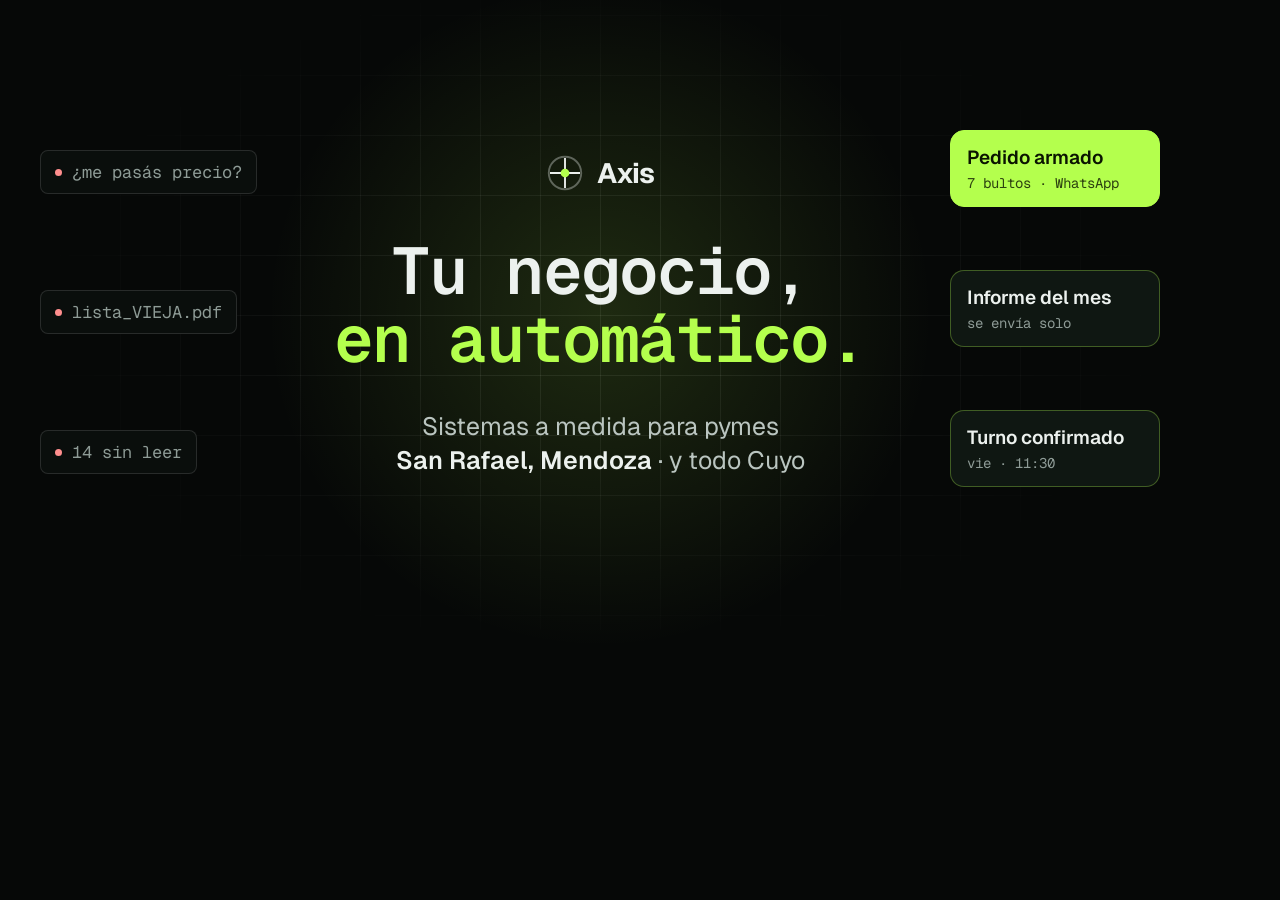
<file: og/og.html>
<!doctype html>
<html lang="es-AR">
<head>
<meta charset="utf-8">
<link rel="stylesheet" href="https://fonts.googleapis.com/css2?family=Geist:wght@400;500;600;700&family=Geist+Mono:wght@400;500;600&display=swap">
<style>
  /* Lo importante vive en los 630 px del medio (x 285–915): WhatsApp recorta la vista previa en cuadrado. */
  * { box-sizing: border-box; margin: 0; padding: 0; }
  html, body { width: 1200px; height: 630px; background: #060807; color: #ECF1EE; font-family: Geist, sans-serif; }
  body { position: relative; overflow: hidden; }
  .grid { position: absolute; inset: 0; background-image: linear-gradient(rgba(255,255,255,.07) 1px, transparent 1px), linear-gradient(90deg, rgba(255,255,255,.07) 1px, transparent 1px); background-size: 60px 60px; background-position: 0 15px; mask-image: radial-gradient(ellipse 60% 70% at 50% 50%, #000 20%, transparent 80%); }
  .glow { position: absolute; left: 50%; top: 50%; width: 760px; height: 760px; transform: translate(-50%, -50%); background: radial-gradient(circle, rgba(180,255,77,.14), transparent 62%); }
  .center { position: absolute; left: 300px; width: 600px; top: 0; bottom: 0; display: flex; flex-direction: column; align-items: center; justify-content: center; text-align: center; }
  .mark { display: flex; align-items: center; gap: 12px; font-size: 28px; font-weight: 700; letter-spacing: -.02em; }
  .mark svg { width: 40px; height: 40px; }
  h1 { margin-top: 44px; font-family: "Geist Mono", monospace; font-weight: 600; font-size: 66px; line-height: 1.04; letter-spacing: -.03em; }
  h1 em { display: block; font-style: normal; color: #B4FF4D; }
  .sub { margin-top: 36px; font-size: 25px; color: #BAC5C0; line-height: 1.35; }
  .sub b { color: #ECF1EE; font-weight: 600; }
  .in, .out { position: absolute; font-family: "Geist Mono", monospace; }
  .in { left: 40px; display: flex; align-items: center; gap: 10px; padding: 10px 14px; border: 1px solid rgba(255,255,255,.12); border-radius: 8px; background: #0A0E0C; color: #8E9B96; font-size: 17px; }
  .in::before { content: ""; width: 7px; height: 7px; border-radius: 50%; background: #FF8E8E; }
  .out { right: 40px; width: 210px; padding: 14px 16px; border: 1px solid rgba(180,255,77,.3); border-radius: 14px; background: #0F1712; }
  .out b { display: block; font-family: Geist, sans-serif; font-size: 19px; font-weight: 600; }
  .out span { display: block; margin-top: 4px; font-size: 14px; color: #8E9B96; }
  .out.on { background: #B4FF4D; border-color: #B4FF4D; color: #0A1400; }
  .out.on span { color: #2D4210; }
  .i1 { top: 150px; } .i2 { top: 290px; } .i3 { top: 430px; }
  .o1 { top: 130px; } .o2 { top: 270px; } .o3 { top: 410px; }
</style>
</head>
<body>
  <div class="grid"></div>
  <div class="glow"></div>
  <p class="in i1">¿me pasás precio?</p>
  <p class="in i2">lista_VIEJA.pdf</p>
  <p class="in i3">14 sin leer</p>
  <div class="out o1 on"><b>Pedido armado</b><span>7 bultos · WhatsApp</span></div>
  <div class="out o2"><b>Informe del mes</b><span>se envía solo</span></div>
  <div class="out o3"><b>Turno confirmado</b><span>vie · 11:30</span></div>
  <div class="center">
    <p class="mark"><svg viewBox="0 0 32 32"><circle cx="16" cy="16" r="13" fill="none" stroke="#ECF1EE" stroke-width="1.5" opacity=".35"/><path d="M4 16h24M16 4v24" stroke="#ECF1EE" stroke-width="1.5"/><circle cx="16" cy="16" r="3.5" fill="#B4FF4D"/></svg>Axis</p>
    <h1>Tu negocio,<em>en automático.</em></h1>
    <p class="sub">Sistemas a medida para pymes<br><b>San Rafael, Mendoza</b> · y todo Cuyo</p>
  </div>
</body>
</html>
</file>
<file: styles.css>
:root {
  --bg: #060807;
  --bg-2: #0A0E0C;
  --panel: rgba(255, 255, 255, .035);
  --line: rgba(255, 255, 255, .09);
  --line-2: rgba(255, 255, 255, .16);
  --ink: #ECF1EE;
  --soft: #BAC5C0;
  --muted: #8E9B96;
  --dim: #75837D;
  --accent: #B4FF4D;
  --accent-a: rgba(180, 255, 77, .28);
  --on-accent: #0A1400;
  --red: #FF8E8E;
  --m: clamp(16px, 4vw, 56px);
  --wrap: max(var(--m), calc((100% - 1320px) / 2));
  --pad: clamp(88px, 10vw, 136px);
  --t-small: 15px;
  --t-body: 17px;
  --t-lead: 19px;
  --t-h2: clamp(34px, 4.4vw, 60px);
  --mono: "Geist Mono", ui-monospace, "Cascadia Mono", Consolas, monospace;
  --ease-out: cubic-bezier(.23, 1, .32, 1);
  --ease-io: cubic-bezier(.77, 0, .175, 1);
  font-family: Geist, system-ui, sans-serif;
  color-scheme: dark;
}

*, *::before, *::after { box-sizing: border-box; margin: 0; padding: 0; }
html { scroll-behavior: smooth; -webkit-text-size-adjust: 100%; -webkit-tap-highlight-color: transparent; }
body { background: var(--bg); color: var(--ink); font-size: var(--t-body); line-height: 1.55; -webkit-font-smoothing: antialiased; overflow-x: clip; }
a { color: inherit; }
button, input { font: inherit; color: inherit; background: none; border: 0; }
button { cursor: pointer; }
button, a, [role="button"] { touch-action: manipulation; }
button { user-select: none; -webkit-user-select: none; }
:focus-visible { outline: 2px solid var(--accent); outline-offset: 3px; border-radius: 4px; }
::selection { background: var(--accent); color: var(--on-accent); }
.mono { font-family: var(--mono); letter-spacing: -.01em; }
.sr { position: absolute; width: 1px; height: 1px; overflow: hidden; clip: rect(0 0 0 0); white-space: nowrap; }

/* Botones */
.btn, .btn-ghost { display: inline-flex; align-items: center; gap: 10px; min-height: 48px; padding: 0 22px; border-radius: 999px; font-weight: 600; font-size: 16px; text-decoration: none; transition: transform 160ms var(--ease-out), box-shadow 200ms ease, border-color 200ms ease, filter 200ms ease; }
.btn { background: var(--accent); color: var(--on-accent); }
.btn-ghost { border: 1px solid var(--line-2); color: var(--ink); }
.btn:active, .btn-ghost:active, .tabs button:active { transform: scale(.97); }
@media (hover: hover) and (pointer: fine) {
  .btn:hover, .nav-wa:hover { filter: brightness(1.08); transform: translateY(-1px); box-shadow: 0 0 32px 2px var(--accent-a); }
  .btn-ghost:hover { border-color: var(--ink); }
}

/* Navegación fija, con vidrio */
.nav { position: fixed; inset: 0 0 auto; z-index: 20; display: flex; align-items: center; gap: 32px; height: 64px; padding: 0 var(--wrap); background: rgba(6, 8, 7, .62); backdrop-filter: blur(14px); -webkit-backdrop-filter: blur(14px); border-bottom: 1px solid var(--line); font-size: var(--t-small); }
.nav-mark { display: inline-flex; align-items: center; gap: 10px; min-height: 44px; font-weight: 700; font-size: 18px; letter-spacing: -.02em; text-decoration: none; }
.nav-mark svg { width: 26px; height: 26px; }
.nav nav { display: flex; gap: 26px; margin-left: auto; }
.nav nav a { color: var(--soft); text-decoration: none; padding: 10px 0; transition: color 200ms ease; }
@media (hover: hover) and (pointer: fine) { .nav nav a:hover { color: var(--ink); } }
.nav-end { display: flex; align-items: center; gap: 10px; }
.nav-wa { display: inline-flex; align-items: center; min-height: 44px; padding: 0 18px; border-radius: 999px; background: var(--accent); color: var(--on-accent); font-weight: 600; text-decoration: none; transition: transform 160ms var(--ease-out), filter 200ms ease, box-shadow 200ms ease; }
.nav-wa:active { transform: scale(.97); }
.motion { position: relative; display: inline-flex; align-items: center; justify-content: center; gap: 8px; min-height: 44px; min-width: 44px; padding: 0 14px; border-radius: 999px; border: 1px solid var(--line); color: var(--muted); font-family: var(--mono); font-size: 13.5px; }
.motion-dot { width: 8px; height: 8px; border-radius: 50%; background: var(--dim); }
.motion[aria-pressed="true"] { color: var(--ink); }
.motion[aria-pressed="true"] .motion-dot { background: var(--accent); box-shadow: 0 0 10px var(--accent); }

/* Hero: el texto a la izquierda, el diagrama vivo a la derecha */
.hero { position: relative; min-height: 100svh; display: grid; grid-template-columns: minmax(0, .92fr) minmax(0, 1.08fr); align-items: center; gap: clamp(24px, 4vw, 72px); padding: 112px var(--wrap) 72px; isolation: isolate; overflow: clip; }
.hero::before { content: ""; position: absolute; inset: 0; z-index: -1; background-image: linear-gradient(var(--line) 1px, transparent 1px), linear-gradient(90deg, var(--line) 1px, transparent 1px); background-size: 64px 64px; mask-image: radial-gradient(ellipse 70% 60% at 65% 50%, #000 10%, transparent 75%); -webkit-mask-image: radial-gradient(ellipse 70% 60% at 65% 50%, #000 10%, transparent 75%); opacity: .55; }
.hero::after { content: ""; position: absolute; z-index: -1; width: 60vw; height: 60vw; right: -12vw; top: 50%; transform: translateY(-50%); background: radial-gradient(circle, rgba(180, 255, 77, .13), transparent 62%); pointer-events: none; }
.hero h1 { font-weight: 600; font-size: clamp(44px, 4.6vw, 76px); line-height: 1.02; letter-spacing: -.02em; }
.hero h1 em { display: block; font-style: normal; color: var(--accent); text-shadow: 0 0 40px rgba(180, 255, 77, .35); }
.lead { margin-top: 32px; max-width: 34em; font-size: var(--t-lead); color: var(--soft); }
.actions { display: flex; flex-wrap: wrap; gap: 12px; margin-top: 36px; }

.graph { position: relative; height: clamp(460px, 44vw, 620px); }
.graph canvas { position: absolute; inset: 0; width: 100%; height: 100%; }
.node { position: absolute; z-index: 1; }
.node.in { display: inline-flex; align-items: center; gap: 8px; padding: 8px 12px; border: 1px solid var(--line); border-radius: 8px; background: rgba(10, 14, 12, .85); color: var(--muted); font-family: var(--mono); font-size: 13px; white-space: nowrap; }
.node.in::before { content: ""; flex: none; width: 6px; height: 6px; border-radius: 50%; background: var(--red); opacity: .8; }
.node.out { display: grid; gap: 2px; min-width: 196px; padding: 12px 40px 12px 16px; border: 1px solid rgba(180, 255, 77, .26); border-radius: 14px; background: rgba(16, 24, 19, .72); backdrop-filter: blur(10px); -webkit-backdrop-filter: blur(10px); box-shadow: 0 20px 60px -24px rgba(0, 0, 0, .9), inset 0 1px 0 rgba(255, 255, 255, .06); transition: box-shadow 300ms ease, border-color 300ms ease; }
.node.out.hit { border-color: rgba(180, 255, 77, .7); box-shadow: 0 0 30px -4px rgba(180, 255, 77, .45), inset 0 1px 0 rgba(255, 255, 255, .06); }
.node.out b { font-size: 15px; font-weight: 600; }
.node.out span { font-family: var(--mono); font-size: 13px; color: var(--muted); }
.node .ok { position: absolute; top: 14px; right: 14px; width: 16px; height: 16px; border-radius: 50%; background: var(--accent); }
.node .ok::after { content: ""; position: absolute; left: 5px; top: 3px; width: 4px; height: 7px; border: solid var(--on-accent); border-width: 0 2px 2px 0; transform: rotate(45deg); }
.node .sm { display: none; }
.n1 { left: 0; top: 7%; } .n2 { left: 4%; top: 30%; } .n3 { left: 0; top: 55%; } .n4 { left: 5%; top: 78%; }
.o1 { right: 0; top: 8%; } .o2 { right: 5%; top: 40%; } .o3 { right: 0; top: 72%; }
.core { position: absolute; z-index: 1; left: 50%; top: 50%; width: clamp(112px, 10vw, 148px); aspect-ratio: 1; transform: translate(-50%, -50%); display: grid; place-items: center; border-radius: 50%; background: radial-gradient(circle at 50% 40%, #16210F, #070A08 70%); box-shadow: 0 0 0 1px rgba(180, 255, 77, .3), 0 0 60px rgba(180, 255, 77, .22), inset 0 0 30px rgba(180, 255, 77, .12); }
.core-ring { position: absolute; inset: -10px; border-radius: 50%; background: conic-gradient(from 0deg, transparent 0 62%, var(--accent) 80%, transparent 82%); -webkit-mask: radial-gradient(farthest-side, transparent calc(100% - 2px), #000 calc(100% - 1px)); mask: radial-gradient(farthest-side, transparent calc(100% - 2px), #000 calc(100% - 1px)); }
.core-label { color: var(--accent); font-size: 15px; font-weight: 500; letter-spacing: .32em; padding-left: .32em; }
.graph-cap { position: absolute; inset: 0; pointer-events: none; color: var(--muted); font-family: var(--mono); font-size: 13.5px; }
.graph-cap span { position: absolute; top: var(--cap-y, 92%); left: 0; transform: translateX(-50%); white-space: nowrap; }

/* Encabezado de cada sección */
section:not(.hero) { padding: var(--pad) var(--wrap); border-top: 1px solid var(--line); }
.sec-head { max-width: 780px; margin-bottom: clamp(48px, 6vw, 80px); }
.sec-head h2 { font-size: var(--t-h2); font-weight: 600; line-height: 1.04; letter-spacing: -.04em; text-wrap: balance; }
.sec-head p { margin-top: 20px; max-width: 40em; font-size: 18px; color: var(--soft); }

/* Probala: una terminal arma la herramienta en el celular */
.build-grid { display: grid; grid-template-columns: minmax(0, 1.15fr) minmax(0, .85fr); gap: clamp(28px, 4vw, 64px); align-items: center; }
.term { border: 1px solid var(--line-2); border-radius: 20px; background: var(--bg-2); box-shadow: 0 40px 120px -60px rgba(180, 255, 77, .35); overflow: hidden; }
.term-bar { display: flex; align-items: center; gap: 8px; padding: 14px 18px; border-bottom: 1px solid var(--line); background: rgba(255, 255, 255, .02); }
.term-bar i { width: 11px; height: 11px; border-radius: 50%; background: #2A302D; }
.term-bar span { margin-left: 10px; color: var(--dim); font-size: 13px; }
.term-body { padding: clamp(20px, 3vw, 32px); font-size: 15px; }
.prompt, .prompt-sub { display: block; color: var(--muted); }
.ps { color: var(--accent); }
#nombre { display: block; width: 100%; margin-top: 8px; padding: 8px 0 12px; border-bottom: 1px solid var(--line-2); font-size: clamp(20px, 2.2vw, 26px); color: var(--ink); caret-color: var(--accent); outline: none; transition: border-color 200ms ease; }
#nombre::placeholder { color: #75837D; }
#nombre:focus { border-color: var(--accent); }
#nombre:focus-visible { box-shadow: 0 2px 0 var(--accent); }
.prompt-sub { margin-top: 24px; }
.tabs { display: flex; flex-wrap: wrap; gap: 8px; margin-top: 10px; }
.tabs button { min-height: 44px; padding: 0 14px; border: 1px solid var(--line-2); border-radius: 8px; font-family: var(--mono); font-size: 14px; color: var(--soft); transition: transform 160ms var(--ease-out), background-color 200ms ease, color 200ms ease, border-color 200ms ease; }
.tabs button[aria-selected="true"] { background: var(--accent); border-color: var(--accent); color: var(--on-accent); }
@media (hover: hover) and (pointer: fine) { .tabs button[aria-selected="false"]:hover { border-color: var(--ink); color: var(--ink); } }
.log { list-style: none; margin-top: 28px; padding-top: 20px; border-top: 1px dashed var(--line); font-size: 14.5px; line-height: 2; color: var(--soft); }
.log b { color: var(--ink); font-weight: 500; overflow-wrap: anywhere; }
.tick { color: var(--accent); margin-right: 6px; }
.log .done { color: var(--ink); }
.log li { transition: opacity 260ms var(--ease-out), transform 260ms var(--ease-out); transition-delay: calc(var(--i, 0) * 130ms); }
.log li.typing { opacity: 0; transform: translateX(-6px); transition: none; }

.swatches { display: flex; flex-wrap: wrap; gap: 12px; margin-top: 12px; }
.swatches button { position: relative; width: 30px; height: 30px; border-radius: 50%; background: var(--c); box-shadow: 0 0 0 3px var(--bg-2), 0 0 0 4px rgba(255, 255, 255, .12); transition: transform 160ms var(--ease-out), box-shadow 200ms ease; }
.swatches button[aria-checked="true"] { box-shadow: 0 0 0 3px var(--bg-2), 0 0 0 5px var(--c); }
.swatches button:active { transform: scale(.9); }
.swatches button::after, .step button::after, .motion::after { content: ""; position: absolute; inset: -7px; }

/* El celular: una app de verdad, con la marca y el color del negocio */
.showroom { --brand: #B4FF4D; --on-brand: #0A1400; position: relative; display: grid; grid-template-columns: minmax(0, 1fr); justify-items: center; padding: 24px 0; perspective: 1600px; }
.showroom::before { content: ""; position: absolute; inset: 8% 0; border-radius: 50%; background: radial-gradient(closest-side, color-mix(in srgb, var(--brand) 34%, transparent), transparent); filter: blur(24px); }
.device { position: relative; width: min(348px, 100%); padding: 11px; border: 1px solid var(--line-2); border-radius: 50px; background: linear-gradient(150deg, #2C322F, #0B0F0D 42%, #171C19); box-shadow: 0 60px 100px -40px rgba(0, 0, 0, .95), inset 0 1px 0 rgba(255, 255, 255, .12); transform: rotateY(-9deg) rotateX(3deg); transition: transform 700ms var(--ease-out); }
.showroom:focus-within .device { transform: none; }
@media (hover: hover) and (pointer: fine) { .showroom:hover .device { transform: none; } }
.screen { position: relative; height: 650px; display: flex; flex-direction: column; padding: 10px 16px 16px; border-radius: 40px; background: #F5F7F4; color: #0B1210; font-size: 14.5px; overflow: hidden; }
.screen::before { content: ""; position: absolute; left: 50%; top: 10px; width: 92px; height: 26px; transform: translateX(-50%); border-radius: 999px; background: #050605; }
.sbar { display: flex; justify-content: space-between; align-items: center; padding: 4px 12px 14px; font-size: 13px; font-weight: 600; }
.sbar-i { display: flex; align-items: flex-end; gap: 2px; }
.sbar-i i { width: 3px; border-radius: 1px; background: #0B1210; }
.sbar-i i:nth-child(1) { height: 5px; } .sbar-i i:nth-child(2) { height: 8px; } .sbar-i i:nth-child(3) { height: 11px; }
.app-head { display: flex; align-items: center; gap: 12px; padding: 8px 0 14px; border-bottom: 1px solid #E1E6DF; }
.logo { flex: none; display: grid; place-items: center; width: 46px; height: 46px; border-radius: 14px; background: var(--brand); color: var(--on-brand); font-weight: 700; font-size: 16px; letter-spacing: -.02em; transition: background-color 400ms ease, color 400ms ease; }
.app-id { min-width: 0; }
.app-id b { display: block; font-size: 18px; line-height: 1.15; letter-spacing: -.02em; overflow-wrap: anywhere; }
.app-id span { font-size: 12.5px; color: #56635D; }
.tool { flex: 1; min-height: 0; padding-top: 14px; overflow: hidden; transition: opacity 260ms var(--ease-out), transform 260ms var(--ease-out), filter 260ms var(--ease-out); }
.tool.swap { opacity: 0; transform: translateY(8px); filter: blur(4px); transition: none; }

.chips { display: flex; gap: 6px; overflow: hidden; }
.chips span { flex: none; padding: 6px 12px; border-radius: 999px; background: #E7ECE5; font-size: 12.5px; }
.chips .on { background: #0B1210; color: #fff; }
.items { list-style: none; margin-top: 6px; }
.items li { display: flex; justify-content: space-between; align-items: center; gap: 10px; padding: 12px 0; border-bottom: 1px solid #E3E8E1; }
.it-txt { min-width: 0; }
.it-txt b { display: block; font-size: 14.5px; font-weight: 600; }
.it-txt span { font-size: 12.5px; color: #56635D; }
.it-txt em { font-style: normal; font-weight: 600; color: #0B1210; }
.step { flex: none; display: flex; align-items: center; gap: 2px; padding: 3px; border-radius: 14px; background: #EBEFEA; }
.step button { position: relative; width: 30px; height: 30px; border-radius: 8px; font-size: 18px; line-height: 1; color: #0B1210; transition: transform 140ms var(--ease-out), background-color 400ms ease; }
.step button[data-d="1"] { background: var(--brand); color: var(--on-brand); }
.step button:active { transform: scale(.9); }
.step output { min-width: 26px; text-align: center; font-family: var(--mono); font-size: 14px; font-weight: 500; }
.note { margin-top: 10px; font-size: 13px; color: #56625B; }

.form { display: grid; gap: 12px; }
.fld { display: grid; gap: 6px; }
.fld > span { display: flex; justify-content: space-between; font-size: 12.5px; color: #56635D; }
.fld output { font-family: var(--mono); color: #0B1210; font-weight: 500; }
.fld select { appearance: none; -webkit-appearance: none; width: 100%; padding: 12px 14px; border: 1px solid #D7DDD4; border-radius: 14px; background: #fff url("data:image/svg+xml,%3Csvg xmlns='http://www.w3.org/2000/svg' width='12' height='8'%3E%3Cpath d='M1 1l5 5 5-5' fill='none' stroke='%230B1210' stroke-width='1.6'/%3E%3C/svg%3E") no-repeat right 14px center; font: 600 16px Geist, system-ui, sans-serif; color: #0B1210; }
.fld input[type="range"] { width: 100%; accent-color: #0B1210; }
.quote { display: grid; gap: 2px; margin-top: 16px; padding: 18px; border-radius: 20px; background: #0B1210; color: #fff; }
.quote span { font-size: 12.5px; color: #9AA7A1; }
.quote b { font-size: 34px; font-weight: 700; letter-spacing: -.03em; color: var(--brand); transition: color 400ms ease; }

.days { display: grid; grid-template-columns: repeat(6, 1fr); gap: 6px; }
.days button, .svc button, .slots button { border: 1px solid #D7DDD4; background: #fff; color: #0B1210; transition: transform 140ms var(--ease-out), background-color 200ms ease, color 200ms ease; }
.days button { display: grid; padding: 7px 0; border-radius: 14px; font-size: 16px; font-weight: 600; }
.days small { font-size: 12px; font-weight: 400; color: #56635D; }
.days .on { background: #0B1210; border-color: #0B1210; color: #fff; }
.days .on small { color: #9AA7A1; }
.svc { display: flex; flex-wrap: wrap; gap: 6px; margin: 14px 0; }
.svc button { padding: 8px 12px; border-radius: 999px; font-size: 13px; }
.svc .on { background: var(--brand); border-color: var(--brand); color: var(--on-brand); }
.slots { display: grid; grid-template-columns: repeat(3, 1fr); gap: 6px; }
.slots button { padding: 11px 0; border-radius: 8px; font-family: var(--mono); font-size: 13.5px; }
.slots button:disabled { color: #8C9792; text-decoration: line-through; border-style: dashed; cursor: not-allowed; }
.slots .on { background: #0B1210; border-color: #0B1210; color: #fff; }
.days button:active, .svc button:active, .slots button:not(:disabled):active { transform: scale(.95); }

.site-url { display: flex; align-items: center; gap: 8px; padding: 9px 14px; border-radius: 999px; background: #E3E8E0; font-family: var(--mono); font-size: 12.5px; overflow-wrap: anywhere; }
.lock { flex: none; width: 9px; height: 9px; border-radius: 2px; background: #1C8F4E; }
.site-hero { display: grid; gap: 8px; margin-top: 12px; padding: 22px 18px; border-radius: 20px; background: var(--brand); color: var(--on-brand); transition: background-color 400ms ease, color 400ms ease; }
.site-tag { font-size: 12px; font-weight: 600; }
.site-hero b { font-size: 30px; line-height: 1.02; letter-spacing: -.035em; overflow-wrap: anywhere; }
.site-hero p { font-size: 14px; }
.site-btn { justify-self: start; margin-top: 4px; padding: 8px 14px; border-radius: 999px; background: #0B1210; color: #fff; font-size: 13px; font-weight: 600; }
.site-tiles { display: grid; grid-template-columns: repeat(2, 1fr); gap: 8px; margin-top: 10px; }
.site-tiles span { padding: 12px; border: 1px solid #E1E6DF; border-radius: 14px; background: #fff; font-size: 12.5px; color: #56635D; }
.site-tiles b { display: block; font-size: 14px; color: #0B1210; }

.send { flex: none; width: 100%; min-height: 54px; margin-top: 12px; border-radius: 14px; background: var(--brand); color: var(--on-brand); font-weight: 600; font-size: 15.5px; transition: transform 160ms var(--ease-out), background-color 400ms ease, color 400ms ease; }
.send:active { transform: scale(.97); }
.toast { position: absolute; left: 10px; right: 10px; top: 44px; z-index: 2; display: grid; gap: 2px; padding: 12px 14px; border-radius: 20px; background: rgba(18, 22, 20, .95); color: #fff; box-shadow: 0 20px 40px -12px rgba(0, 0, 0, .5); transform: translateY(-160%); opacity: 0; transition: transform 420ms var(--ease-out), opacity 300ms ease; }
.toast.show { transform: none; opacity: 1; }
.toast-app { font-size: 12px; color: #9AA7A1; }
.toast b { font-size: 14px; font-weight: 600; }

/* Lo que le llega al dueño: el mensaje de WhatsApp con el pedido armado */
.owner { position: relative; z-index: 2; width: min(300px, 100%); margin-top: 22px; transform: translateX(-22px); }
.owner-k { display: inline-block; margin-bottom: 8px; padding: 4px 10px; border: 1px solid var(--line); border-radius: 999px; background: rgba(6, 8, 7, .9); color: var(--soft); font-size: 12.5px; }
.bubble { position: relative; display: grid; gap: 4px; padding: 12px 14px 24px; border: 1px solid rgba(255, 255, 255, .08); border-radius: 14px 14px 14px 4px; background: #10281C; color: #E9F0EC; font-size: 13.5px; line-height: 1.45; box-shadow: 0 30px 60px -20px rgba(0, 0, 0, .9); }
.bubble b { color: #7FE3A0; font-size: 13.5px; overflow-wrap: anywhere; }
.bubble span { white-space: pre-line; overflow-wrap: anywhere; }
.bubble time { position: absolute; right: 10px; bottom: 6px; font-size: 12px; color: #8FB5A0; }
[data-motion="on"] .bubble.ping { animation: ping-in 520ms var(--ease-out); }
[data-motion="off"] .toast, [data-motion="off"] .device { transition: none; }
@keyframes ping-in { from { transform: translateY(10px) scale(.97); opacity: .4; } }

.build-cta { display: flex; flex-wrap: wrap; align-items: center; gap: 12px 22px; margin-top: clamp(40px, 5vw, 64px); }
.build-cta p { color: var(--muted); font-size: var(--t-small); }

/* Proyectos: cada tarjeta muestra la herramienta andando, dibujada en código */
.bento { display: grid; grid-template-columns: repeat(3, minmax(0, 1fr)); gap: 20px; }
.proj { display: grid; grid-template-rows: auto 1fr; border: 1px solid var(--line); border-radius: 20px; background: var(--bg-2); overflow: hidden; transition: border-color 300ms ease, transform 400ms var(--ease-out); }
.proj.wide { grid-column: span 2; grid-template-rows: none; grid-template-columns: minmax(0, 1.25fr) minmax(0, 1fr); }
@media (hover: hover) and (pointer: fine) { .proj:hover { border-color: var(--line-2); transform: translateY(-4px); } }
.viz { position: relative; height: 270px; overflow: hidden; border-bottom: 1px solid var(--line); background: radial-gradient(120% 90% at 50% 0%, rgba(180, 255, 77, .08), transparent 60%), linear-gradient(var(--line) 1px, transparent 1px) 0 0 / 28px 28px, linear-gradient(90deg, var(--line) 1px, transparent 1px) 0 0 / 28px 28px; }
.proj.wide .viz { height: 100%; min-height: 320px; border-bottom: 0; border-right: 1px solid var(--line); }
.proj-txt { padding: 24px 26px 28px; }
.proj.wide .proj-txt { align-self: center; padding: 36px; }
.proj-txt .proj-tag { margin-top: 14px; color: var(--accent); font-size: 14px; font-weight: 500; }
.proj h3 { margin-top: 8px; font-size: 24px; font-weight: 600; letter-spacing: -.03em; line-height: 1.15; }
.proj.wide h3 { font-size: clamp(26px, 2.4vw, 34px); }
.proj-txt > p { margin-top: 10px; color: var(--soft); font-size: 15.5px; }
.feats { display: flex; flex-wrap: wrap; gap: 6px; margin-top: 18px; list-style: none; }
.feats li { padding: 4px 10px; border: 1px solid var(--line); border-radius: 999px; color: var(--muted); font-size: 14px; }

/* Catálogo mayorista */
.viz-cat { display: grid; grid-template-columns: minmax(0, 1.05fr) minmax(0, 1fr); gap: 14px; align-items: center; padding: 24px; }
.cat { display: grid; gap: 8px; }
.pc { display: grid; grid-template-columns: 40px minmax(0, 1fr); column-gap: 10px; padding: 10px 12px; border-radius: 14px; background: #F5F7F4; color: #0B1210; }
.pc i { grid-row: 1 / 4; width: 40px; height: 40px; border-radius: 8px; background: linear-gradient(135deg, #7CB342, #33691E); }
.pc2 i { background: linear-gradient(135deg, #FFC94D, #E08A00); }
.pc3 i { background: linear-gradient(135deg, #F1E6D2, #CDB892); }
.pc b { font-size: 13.5px; }
.pc span { font-size: 12px; color: #56635D; }
.pc s { display: block; height: 5px; margin-top: 6px; border-radius: 3px; background: #E1E6DF; overflow: hidden; }
.pc u { display: block; width: var(--v); height: 100%; background: #1C8F4E; }
.pc s.low u { background: #E5484D; }
.ord { padding: 14px; border: 1px solid var(--line-2); border-radius: 14px; background: #0F1513; }
.ord-h { color: var(--muted); font-size: 12px; margin-bottom: 4px; }
.ol { display: flex; justify-content: space-between; gap: 8px; padding: 8px 0; border-bottom: 1px dashed var(--line); font-size: 13.5px; }
.ol b { color: var(--dim); font-size: 12px; font-weight: 400; }
.ord-btn { display: grid; margin-top: 12px; padding: 10px; border-radius: 8px; background: var(--accent); color: var(--on-accent); font-size: 13.5px; font-weight: 600; text-align: center; }
.ord-btn span { grid-area: 1 / 1; }
.ord-btn .b2 { opacity: 0; }

/* Gimnasio */
.viz-gym { display: grid; grid-template-columns: 112px minmax(0, 1fr); gap: 16px; align-items: center; padding: 22px; }
.ring { display: grid; place-items: center; }
.ring > * { grid-area: 1 / 1; }
.ring svg { width: 112px; height: 112px; transform: rotate(-90deg); }
.ring circle { fill: none; stroke-width: 10; }
.r-bg { stroke: rgba(255, 255, 255, .08); }
.r-fg { stroke: var(--accent); stroke-linecap: round; stroke-dasharray: 100; stroke-dashoffset: 14; }
.ring b { font-size: 22px; font-weight: 500; transform: translateY(-7px); }
.ring span { font-size: 12px; color: var(--muted); transform: translateY(15px); }
.members { list-style: none; display: grid; gap: 6px; }
.members li { display: grid; grid-template-columns: 28px minmax(0, 1fr) auto; gap: 8px; align-items: center; padding: 6px 8px; border-radius: 8px; background: #F5F7F4; color: #0B1210; font-size: 13px; }
.members i { display: grid; place-items: center; width: 28px; height: 28px; border-radius: 50%; background: #DDE5DA; font-family: var(--mono); font-size: 12px; font-style: normal; }
.members em { grid-column: 3; grid-row: 1; padding: 3px 8px; border-radius: 999px; font-size: 12px; font-style: normal; font-weight: 600; }
.members .ok { background: #DDF7C6; color: #2A6B00; }
.members .due { background: #FFE9C2; color: #8A5300; opacity: 0; }
.members .late { background: #FFD9D9; color: #A3181C; }
.nudge { position: absolute; left: 50%; bottom: 12px; padding: 5px 12px; border: 1px solid var(--accent-a); border-radius: 999px; background: #0B1210; color: var(--accent); font-size: 12px; white-space: nowrap; transform: translateX(-50%); opacity: 0; }

/* Pintura */
.viz-paint { display: flex; align-items: center; gap: 20px; padding: 24px; }
.wall { position: relative; flex: 0 0 56%; aspect-ratio: 4.2 / 2.6; border: 2px solid #3A423E; border-radius: 4px; background: #1E2421; }
.paint { position: absolute; inset: 0; background: linear-gradient(160deg, #F07B52, #D85A33); }
.roller { position: absolute; top: -8px; bottom: -8px; left: 100%; width: 6px; border-radius: 3px; background: #ECF1EE; opacity: 0; }
.dim { position: absolute; padding: 2px 7px; border-radius: 999px; background: rgba(6, 8, 7, .78); color: var(--ink); font-size: 12px; }
.dim-w { left: 50%; bottom: 8px; transform: translateX(-50%); }
.dim-h { top: 8px; right: 8px; }
.calc b { display: block; margin: 4px 0; font-size: 40px; font-weight: 500; color: var(--accent); letter-spacing: -.04em; }
.calc p { font-size: 12.5px; color: var(--muted); }

/* Pizza y uñas: pantallas claras, el mismo lenguaje que el catálogo */
.viz-pizza, .viz-nails { display: grid; place-items: center; padding: 22px; }
.pz, .nl { width: min(100%, 300px); display: grid; gap: 12px; padding: 14px; border-radius: 20px; background: #F5F7F4; color: #0B1210; box-shadow: 0 30px 60px -30px rgba(0, 0, 0, .9); }
.pz-h { display: flex; justify-content: space-between; align-items: baseline; gap: 8px; }
.pz-h b { font-size: 15px; font-weight: 600; letter-spacing: -.02em; }
.pz-h span { font-size: 12px; color: #56635D; white-space: nowrap; }
.pz-body { display: grid; grid-template-columns: 92px minmax(0, 1fr); gap: 14px; align-items: center; }
.pz-disc { position: relative; width: 92px; aspect-ratio: 1; border-radius: 50%; background: #C98A4B; }
.pz-l, .pz-r i { position: absolute; inset: 6px; border-radius: 50%; }
.pz-l { background: #F2D16B; clip-path: inset(0 50% 0 0); }
.pz-r i { clip-path: inset(0 0 0 50%); }
.pz-r i:nth-child(1) { background: #D9452B; }
.pz-r i:nth-child(2) { background: #F3E3B5; }
.pz-r i:nth-child(3) { background: #9B3A2E; }
.pz-r i + i { opacity: 0; }
.pz-disc::after { content: ""; position: absolute; left: calc(50% - 1px); top: 4px; bottom: 4px; width: 2px; background: #0B1210; opacity: .25; }
.pz-halves { list-style: none; display: grid; gap: 6px; }
.pz-halves li { display: grid; padding: 7px 10px; border: 1px solid #E1E6DF; border-radius: 8px; background: #fff; }
.pz-halves li.on { border-color: #0B1210; }
.pz-halves small { font-size: 12px; color: #56635D; }
.pz-halves b { font-size: 14px; font-weight: 600; }
.rot { display: grid; }
.rot i { grid-area: 1 / 1; font-style: normal; }
.rot i + i { opacity: 0; }
.pz-btn, .nl-slot b { padding: 10px; border-radius: 8px; background: #0B1210; color: #fff; font-size: 13.5px; font-weight: 600; text-align: center; }
.nl-pick { display: grid; grid-template-columns: 44px minmax(0, 1fr); gap: 14px; align-items: center; padding: 10px 12px; border: 1px solid #E1E6DF; border-radius: 14px; background: #fff; }
.nl-tip { width: 34px; height: 46px; justify-self: center; border-radius: 17px 17px 8px 8px; background: #E5484D; box-shadow: inset 0 -12px 0 rgba(255, 255, 255, .18); }
.sw { display: flex; gap: 12px; }
.sw i { width: 22px; height: 22px; border-radius: 50%; box-shadow: 0 0 0 2px #fff; }
.sw i:nth-child(1) { background: #E5484D; box-shadow: 0 0 0 2px #fff, 0 0 0 4px #E5484D; } .sw i:nth-child(2) { background: #9A6BFF; } .sw i:nth-child(3) { background: #F2C230; } .sw i:nth-child(4) { background: #3D8BFF; }
.nl-slot { display: grid; grid-template-columns: minmax(0, 1fr) auto; gap: 10px; align-items: center; padding-left: 12px; border-radius: 8px; background: #E7ECE5; font-size: 13.5px; }
.nl-slot b { padding: 9px 14px; }
.stamps { display: flex; align-items: center; gap: 6px; font-size: 12px; color: #56635D; }
.stamps span { margin-right: auto; }
.stamps i { width: 14px; height: 14px; border-radius: 50%; border: 1.5px solid #C9D1C6; }
.stamps .on, .stamps .new { background: #1C8F4E; border-color: #1C8F4E; }

/* Movimiento de las tarjetas (en bucle, solo con la animación prendida) */
[data-motion="on"] .proj.is-in .ol { animation: ol-in 7s var(--ease-out) infinite both; }
[data-motion="on"] .proj.is-in .ol2 { animation-delay: .7s; }
[data-motion="on"] .proj.is-in .ol3 { animation-delay: 1.4s; }
[data-motion="on"] .proj.is-in .pc { animation: pc-hit 7s ease infinite both; }
[data-motion="on"] .proj.is-in .pc2 { animation-delay: .7s; }
[data-motion="on"] .proj.is-in .pc3 { animation-delay: 1.4s; }
[data-motion="on"] .proj.is-in .b1 { animation: b1 7s ease infinite; }
[data-motion="on"] .proj.is-in .b2 { animation: b2 7s ease infinite; }
[data-motion="on"] .proj.is-in .r-fg { animation: ring 6s var(--ease-out) infinite; }
[data-motion="on"] .proj.is-in .flip .due { animation: due 6s ease infinite; }
[data-motion="on"] .proj.is-in .flip .ok { animation: paid 6s ease infinite; }
[data-motion="on"] .proj.is-in .nudge { animation: nudge 6s var(--ease-out) infinite; }
[data-motion="on"] .proj.is-in .paint { animation: paint 5s var(--ease-io) infinite; }
[data-motion="on"] .proj.is-in .roller { animation: roller 5s var(--ease-io) infinite; }
[data-motion="on"] .proj.is-in .pz-r i, [data-motion="on"] .proj.is-in .rot i { animation: cycle 9s ease infinite both; }
[data-motion="on"] .proj.is-in .pz-r i:nth-child(2), [data-motion="on"] .proj.is-in .rot i:nth-child(2) { animation-delay: 3s; }
[data-motion="on"] .proj.is-in .pz-r i:nth-child(3), [data-motion="on"] .proj.is-in .rot i:nth-child(3) { animation-delay: 6s; }
[data-motion="on"] .proj.is-in .nl-tip { animation: nail 8s ease infinite; }
[data-motion="on"] .proj.is-in .sw i { animation: sw 8s ease infinite both; }
[data-motion="on"] .proj.is-in .sw i:nth-child(2) { animation-delay: 2s; }
[data-motion="on"] .proj.is-in .sw i:nth-child(3) { animation-delay: 4s; }
[data-motion="on"] .proj.is-in .sw i:nth-child(4) { animation-delay: 6s; }
[data-motion="on"] .proj.is-in .stamps .new { animation: stamp 4s var(--ease-out) infinite; }
@keyframes ol-in { 0% { opacity: 0; transform: translateX(-10px); } 8%, 84% { opacity: 1; transform: none; } 94%, 100% { opacity: 0; } }
@keyframes pc-hit { 0% { box-shadow: 0 0 0 0 transparent; } 4% { box-shadow: 0 0 0 3px var(--accent); } 14%, 100% { box-shadow: 0 0 0 0 transparent; } }
@keyframes b1 { 0%, 36% { opacity: 1; } 40%, 82% { opacity: 0; } 88%, 100% { opacity: 1; } }
@keyframes b2 { 0%, 36% { opacity: 0; } 40%, 82% { opacity: 1; } 88%, 100% { opacity: 0; } }
@keyframes ring { 0%, 40% { stroke-dashoffset: 28; } 60%, 100% { stroke-dashoffset: 14; } }
@keyframes due { 0%, 46% { opacity: 1; } 50%, 100% { opacity: 0; } }
@keyframes paid { 0%, 46% { opacity: 0; transform: scale(.9); } 52%, 100% { opacity: 1; transform: none; } }
@keyframes nudge { 0%, 18% { opacity: 0; transform: translate(-50%, 10px); } 24%, 50% { opacity: 1; transform: translate(-50%, 0); } 56%, 100% { opacity: 0; transform: translate(-50%, 0); } }
@keyframes paint { 0% { clip-path: inset(0 100% 0 0); } 50%, 100% { clip-path: inset(0 0 0 0); } }
@keyframes roller { 0% { left: 0; opacity: 1; } 50% { left: 100%; opacity: 1; } 56%, 100% { left: 100%; opacity: 0; } }
@keyframes cycle { 0% { opacity: 0; } 4%, 30% { opacity: 1; } 34%, 100% { opacity: 0; } }
@keyframes nail { 0%, 22% { background: #E5484D; } 25%, 47% { background: #9A6BFF; } 50%, 72% { background: #F2C230; } 75%, 97% { background: #3D8BFF; } 100% { background: #E5484D; } }
@keyframes sw { 0%, 24% { box-shadow: 0 0 0 2px #fff, 0 0 0 4px #0B1210; } 26%, 100% { box-shadow: 0 0 0 2px #fff; } }
@keyframes stamp { 0%, 30% { transform: scale(0.6); opacity: .3; } 40% { transform: scale(1.25); opacity: 1; } 50%, 100% { transform: none; opacity: 1; } }

/* Automatización: un flujo de cinco pasos que corre solo */
.flows { display: flex; flex-wrap: wrap; gap: 8px; margin-bottom: 32px; }
.flows button { min-height: 44px; padding: 0 14px; border: 1px solid var(--line-2); border-radius: 8px; font-family: var(--mono); font-size: 14px; color: var(--soft); transition: transform 160ms var(--ease-out), background-color 200ms ease, color 200ms ease, border-color 200ms ease; }
.flows button[aria-pressed="true"] { background: var(--accent); border-color: var(--accent); color: var(--on-accent); }
.flows button:active { transform: scale(.97); }
@media (hover: hover) and (pointer: fine) { .flows button[aria-pressed="false"]:hover { border-color: var(--ink); color: var(--ink); } }
.pipe { position: relative; }
.pipe-track { position: absolute; z-index: 0; background: var(--line-2); }
.pipe-fill { position: absolute; inset: 0; background: var(--accent); box-shadow: 0 0 14px var(--accent); transform-origin: 0 0; transform: scale(1); transition: transform 700ms var(--ease-io); }
.pkt { position: absolute; z-index: 2; left: 0; top: 0; width: 14px; height: 14px; border-radius: 50%; background: var(--accent); box-shadow: 0 0 18px 4px rgba(180, 255, 77, .55); transition: transform 700ms var(--ease-io), opacity 300ms ease; }
.pipe-nodes { position: relative; z-index: 1; list-style: none; display: grid; grid-template-columns: repeat(5, minmax(0, 1fr)); gap: 16px; }
.pn { display: grid; align-content: start; gap: 4px; padding: 0 18px 20px; border: 1px solid var(--line); border-radius: 14px; background: rgba(10, 14, 12, .92); transition: border-color 300ms ease, box-shadow 300ms ease; }
.pn-dot { display: grid; place-items: center; width: 48px; height: 48px; margin: 20px 0 12px; border: 1px solid var(--line-2); border-radius: 50%; background: #0B0F0D; color: var(--muted); font-size: 13px; transition: background-color 300ms ease, color 300ms ease, border-color 300ms ease; }
.pn-t { font-size: 17px; font-weight: 600; letter-spacing: -.02em; line-height: 1.25; }
.pn-d { color: var(--muted); font-size: 13.5px; overflow-wrap: anywhere; }
.pn-s { margin-top: 8px; color: var(--accent); font-size: 13.5px; }
.pn.wait .pn-s { color: var(--dim); }
.pn.active { border-color: rgba(180, 255, 77, .5); box-shadow: 0 24px 60px -30px rgba(180, 255, 77, .6); }
.pn.active .pn-dot { border-color: var(--accent); color: var(--accent); background: rgba(180, 255, 77, .1); }
.pn.done .pn-dot, .pn:not(.wait):not(.active) .pn-dot { border-color: var(--accent); background: var(--accent); color: var(--on-accent); }
.auto-log { margin-top: 24px; }
.alog { list-style: none; min-height: 196px; padding: 18px 22px; font-size: 13.5px; line-height: 1.95; color: var(--soft); }
.alog .t { color: var(--dim); margin-right: 12px; }
.alog .fin { color: var(--accent); }
.alog li { transition: opacity 300ms var(--ease-out), transform 300ms var(--ease-out); }
.alog li.typing { opacity: 0; transform: translateX(-6px); transition: none; }
.auto-foot { margin-top: 16px; color: var(--muted); font-size: var(--t-small); }

/* Cómo trabajamos: un pipeline que se enciende con el scroll */
.stages { --p: 100%; position: relative; list-style: none; display: grid; grid-template-columns: repeat(4, minmax(0, 1fr)); }
.stages::before, .stages::after { content: ""; position: absolute; left: 0; top: 7px; height: 2px; }
.stages::before { width: calc(75% + 8px); background: var(--line-2); }
.stages::after { width: min(var(--p), calc(75% + 8px)); background: var(--accent); box-shadow: 0 0 16px var(--accent); }
.stage { position: relative; padding: 48px 28px 0 0; }
.stage::before { content: ""; position: absolute; left: 0; top: 0; z-index: 1; width: 16px; height: 16px; border-radius: 50%; border: 2px solid var(--line-2); background: var(--bg); transition: background-color 300ms ease, border-color 300ms ease, box-shadow 300ms ease; }
.stage.lit::before { background: var(--accent); border-color: var(--accent); box-shadow: 0 0 18px var(--accent); }
.stage h3 { font-size: clamp(30px, 2.8vw, 42px); font-weight: 600; letter-spacing: -.04em; line-height: 1.05; text-wrap: balance; }
.stage p { margin-top: 14px; color: var(--soft); font-size: 16.5px; }
.io { display: inline-block; margin-top: 20px; padding: 5px 11px; border: 1px solid var(--line); border-radius: 999px; color: var(--muted); font-size: 13.5px; }

/* Preguntas */
.faq { display: grid; grid-template-columns: minmax(0, .8fr) minmax(0, 1.2fr); gap: clamp(40px, 6vw, 112px); align-items: start; }
.faq-side { position: sticky; top: 104px; }
.faq-side h2 { font-size: var(--t-h2); font-weight: 600; line-height: 1.04; letter-spacing: -.04em; text-wrap: balance; }
.faq-side > p { margin-top: 20px; max-width: 30em; font-size: 18px; color: var(--soft); }
.channels { list-style: none; display: grid; gap: 8px; margin-top: 32px; }
.channels a { display: flex; align-items: center; justify-content: space-between; gap: 16px; min-height: 56px; padding: 0 20px; border-radius: 14px; background: var(--panel); text-decoration: none; transition: background-color 200ms ease, transform 160ms var(--ease-out); }
.channels a::after { content: "↗"; color: var(--muted); transition: transform 200ms var(--ease-out), color 200ms ease; }
.channels span { color: var(--muted); font-size: 15px; }
.channels b { margin-left: auto; font-weight: 500; overflow-wrap: anywhere; }
.channels a:active { transform: scale(.98); }
@media (hover: hover) and (pointer: fine) {
  .channels a:hover { background: rgba(255, 255, 255, .07); }
  .channels a:hover::after { color: var(--accent); transform: translate(2px, -2px); }
}
.qs { border-bottom: 1px solid var(--line); }
.qs details { border-top: 1px solid var(--line); }
.qs summary { display: flex; align-items: center; gap: 14px; padding: 24px 40px 24px 0; position: relative; list-style: none; cursor: pointer; font-size: clamp(19px, 1.8vw, 23px); font-weight: 600; letter-spacing: -.02em; }
.qs summary::-webkit-details-marker { display: none; }
.qs summary::after { content: "+"; position: absolute; right: 4px; font-family: var(--mono); font-weight: 400; color: var(--muted); transition: transform 200ms var(--ease-out), color 200ms ease; }
.qs details[open] summary::after { transform: rotate(45deg); color: var(--accent); }
.q-ps { color: var(--accent); font-weight: 400; }
.qs details p { padding: 0 0 26px 30px; max-width: 62ch; color: var(--soft); }

/* Cierre: un campo de color entero */
.cta { position: relative; display: grid; gap: 16px; padding: var(--pad) var(--wrap); background: var(--accent); color: var(--on-accent); text-decoration: none; overflow: hidden; isolation: isolate; }
.cta::before { content: ""; position: absolute; inset: 0; z-index: -1; background-image: linear-gradient(rgba(10, 20, 0, .09) 1px, transparent 1px), linear-gradient(90deg, rgba(10, 20, 0, .09) 1px, transparent 1px); background-size: 64px 64px; }
.cta-text { font-size: 15px; font-weight: 500; padding-right: 64px; }
.cta-word { font-size: clamp(72px, 17vw, 300px); font-weight: 700; line-height: .85; letter-spacing: -.065em; }
.caret { display: inline-block; width: .09em; height: .66em; margin-left: .06em; background: currentColor; }
.cta-arrow { position: absolute; top: var(--pad); right: var(--wrap); width: clamp(40px, 5vw, 72px); transition: transform 300ms var(--ease-out); }
@media (hover: hover) and (pointer: fine) { .cta:hover .cta-arrow { transform: translate(6px, -6px); } }

/* Pie */
.foot { padding: 80px var(--wrap) 32px; overflow: hidden; }
.foot-cols { display: grid; grid-template-columns: repeat(3, minmax(0, 1fr)); gap: 32px; }
.foot-cols ul { list-style: none; display: grid; gap: 0; align-content: start; font-size: var(--t-small); color: var(--soft); }
.foot-cols li:first-child { color: var(--muted); font-size: 14px; margin-bottom: 8px; }
.foot-cols li:not(:first-child):not(:has(a)) { padding: 6px 0; }
.foot-cols a { display: inline-flex; align-items: center; min-height: 44px; text-decoration: none; }
@media (hover: hover) and (pointer: fine) { .foot-cols a:hover { color: var(--ink); text-decoration: underline; text-underline-offset: 4px; } }
.foot-word { margin-top: 72px; font-size: 36.5vw; font-weight: 700; line-height: .8; letter-spacing: -.07em; text-align: center; color: var(--accent); user-select: none; white-space: nowrap; }
.legal { margin-top: 32px; color: var(--muted); font-size: 14px; }

/* Movimiento: solo con data-motion="on" (sigue la preferencia del sistema y el botón de la barra la cambia) */
.js [data-reveal] { opacity: 0; transform: translateY(18px); transition: opacity 700ms var(--ease-out), transform 700ms var(--ease-out); }
.js [data-reveal].is-in, [data-motion="off"] [data-reveal] { opacity: 1; transform: none; }
[data-motion="off"] [data-reveal], [data-motion="off"] .log li, [data-motion="off"] .tool { transition: none; }
[data-motion="on"] .core-ring { animation: spin 6s linear infinite; }
[data-motion="on"] .caret { animation: blink 1.1s steps(1) infinite; }
@keyframes spin { to { transform: rotate(1turn); } }
@keyframes blink { 50% { opacity: 0; } }
@keyframes line-in { from { opacity: 0; transform: translateX(-8px); } }

/* Tablet */
@media (max-width: 1180px) {
  .nav nav { display: none; }
  .nav-end { margin-left: auto; }
}
@media (max-width: 1080px) {
  .faq { grid-template-columns: minmax(0, 1fr); }
  .faq-side { position: static; }
  .bento { grid-template-columns: repeat(2, minmax(0, 1fr)); }
  .nav-end { margin-left: auto; }
  .hero { grid-template-columns: minmax(0, 1fr); padding-top: 120px; }
  .graph { height: 560px; max-width: 640px; width: 100%; justify-self: center; }
  .stages { grid-template-columns: repeat(2, minmax(0, 1fr)); row-gap: 56px; }
  .stages::before, .stages::after { display: none; }
}

@media (max-width: 900px) {
  .build-grid { grid-template-columns: minmax(0, 1fr); }
  .owner { transform: none; }
  .pipe-nodes { grid-template-columns: minmax(0, 1fr); gap: 10px; }
  .pn { grid-template-columns: 48px minmax(0, 1fr); column-gap: 14px; align-items: center; padding: 14px 16px; }
  .pn-dot { grid-row: 1 / 4; margin: 0; }
  .pn-s { margin-top: 0; }
}

/* Celular: el diagrama pasa a vertical (entra arriba, sale abajo) */
@media (max-width: 720px) {
  .motion-txt { position: absolute; width: 1px; height: 1px; overflow: hidden; clip: rect(0 0 0 0); white-space: nowrap; }
  .hero h1 { font-size: clamp(34px, 10vw, 52px); }
  .lead { font-size: 17px; }
  .graph { height: 600px; }
  .node.in { font-size: 12.5px; padding: 7px 9px; white-space: nowrap; }
  .node .lg { display: none; }
  .node .sm { display: inline; }
  .node.out span { white-space: nowrap; }
  .actions > * { width: 100%; justify-content: center; }
  .n1 { left: 0; top: 0; } .n2 { left: auto; right: 0; top: 0; }
  .n3 { left: 0; top: 64px; } .n4 { left: auto; right: 0; top: 64px; }
  .core { top: 44%; width: 104px; }
  .node.out { min-width: 0; width: 48%; padding: 10px 30px 10px 12px; }
  .node.out b { font-size: 14px; }
  .node.out span { font-size: 13px; }
  .node .ok { top: 11px; right: 10px; width: 14px; height: 14px; }
  .node .ok::after { left: 4px; top: 2px; }
  .o1 { right: auto; left: 0; top: 66%; } .o2 { right: 0; top: 66%; } .o3 { right: auto; left: 26%; top: 84%; }
  .graph-cap { display: none; }
  .bento { grid-template-columns: minmax(0, 1fr); }
  .proj.wide { grid-column: auto; grid-template-columns: minmax(0, 1fr); }
  .proj.wide .viz { min-height: 0; height: auto; border-right: 0; border-bottom: 1px solid var(--line); }
  .viz-cat { grid-template-columns: minmax(0, 1fr); }
  .proj.wide .proj-txt { padding: 24px 26px 28px; }
  .viz-paint { flex-direction: column; justify-content: center; gap: 12px; text-align: center; }
  .wall { flex: none; width: 70%; }
  .stages { grid-template-columns: minmax(0, 1fr); row-gap: 0; }
  .stages::before, .stages::after { display: block; top: 0; left: 7px; width: 2px; right: auto; }
  .stages::before { bottom: 0; height: auto; }
  .stages::after { height: var(--p); }
  .stage { padding: 0 0 44px 40px; }
  .stage::before { top: 4px; }
  .foot-cols { grid-template-columns: minmax(0, 1fr); }
  .term-body { font-size: 14px; }
  .device { transform: none; }
  .screen { height: 620px; }
  .owner { position: relative; left: auto; bottom: auto; width: 100%; margin-top: 24px; }
}
</file>
